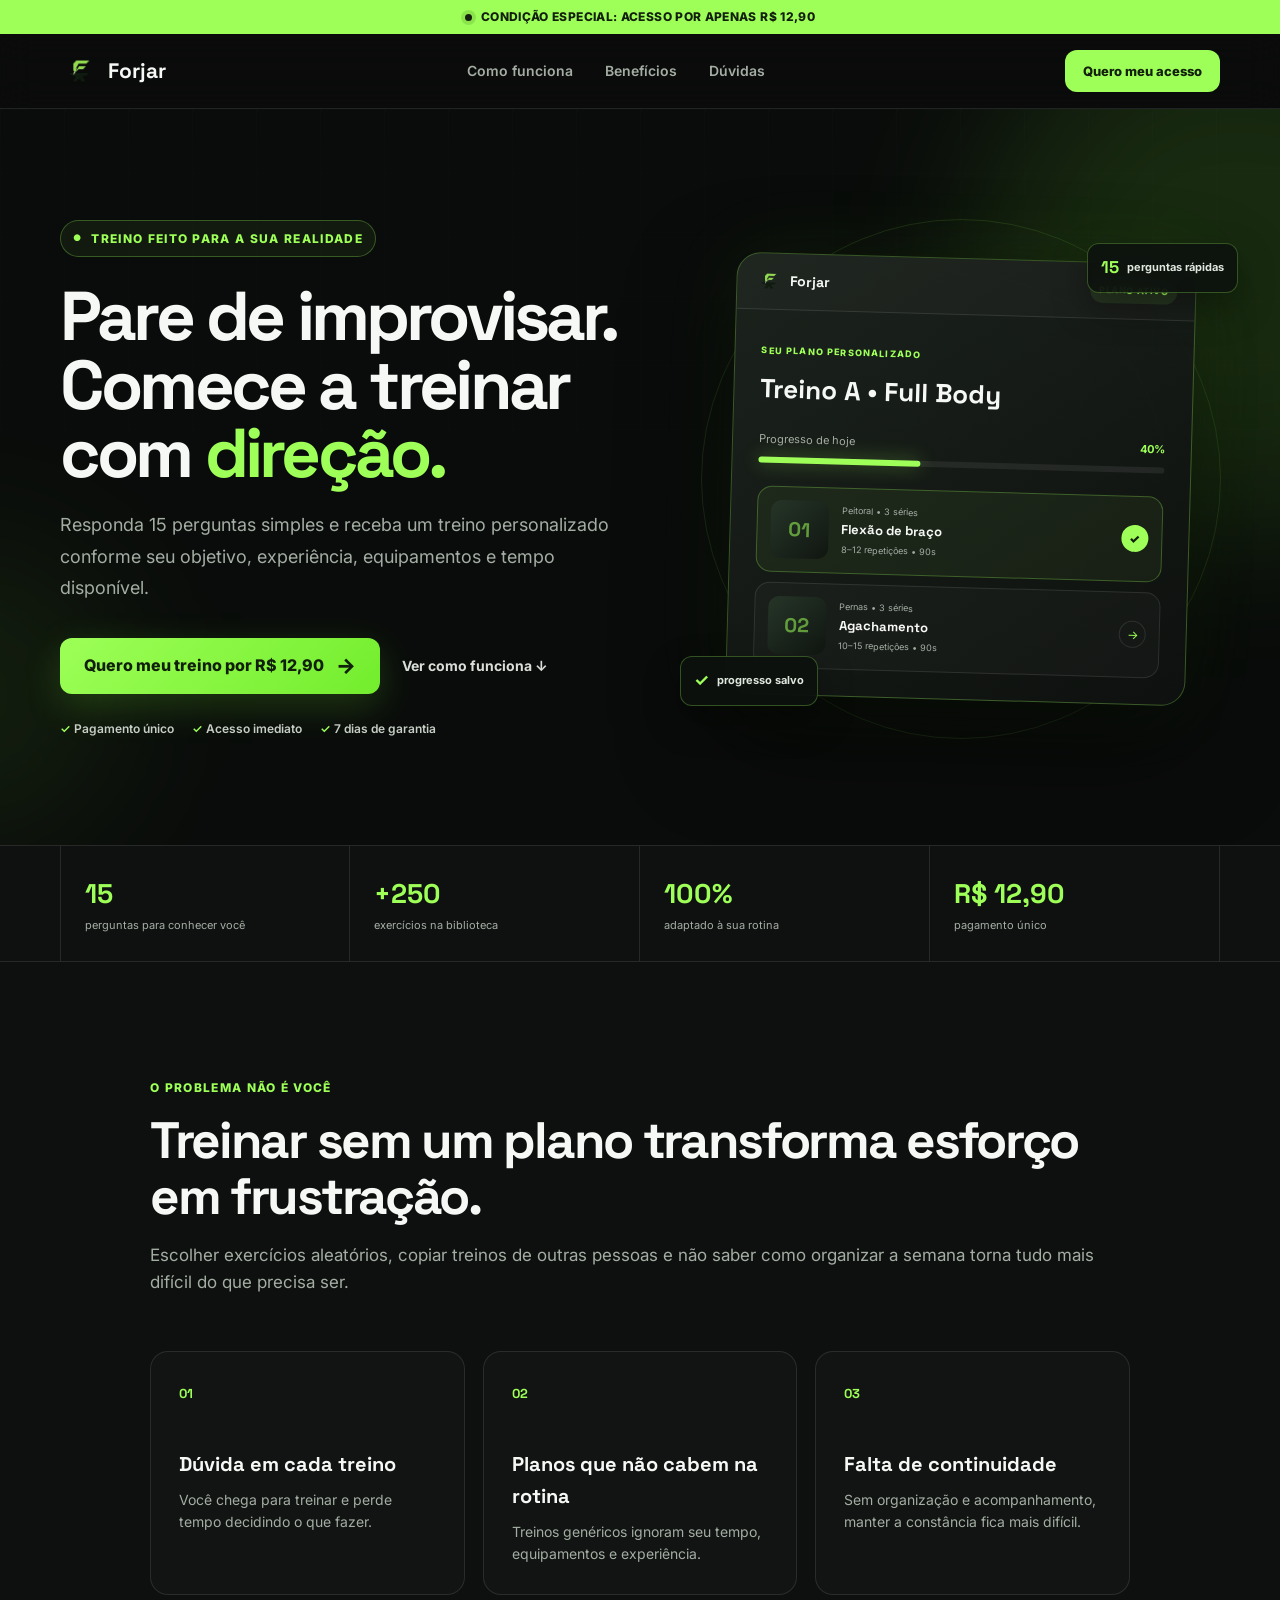
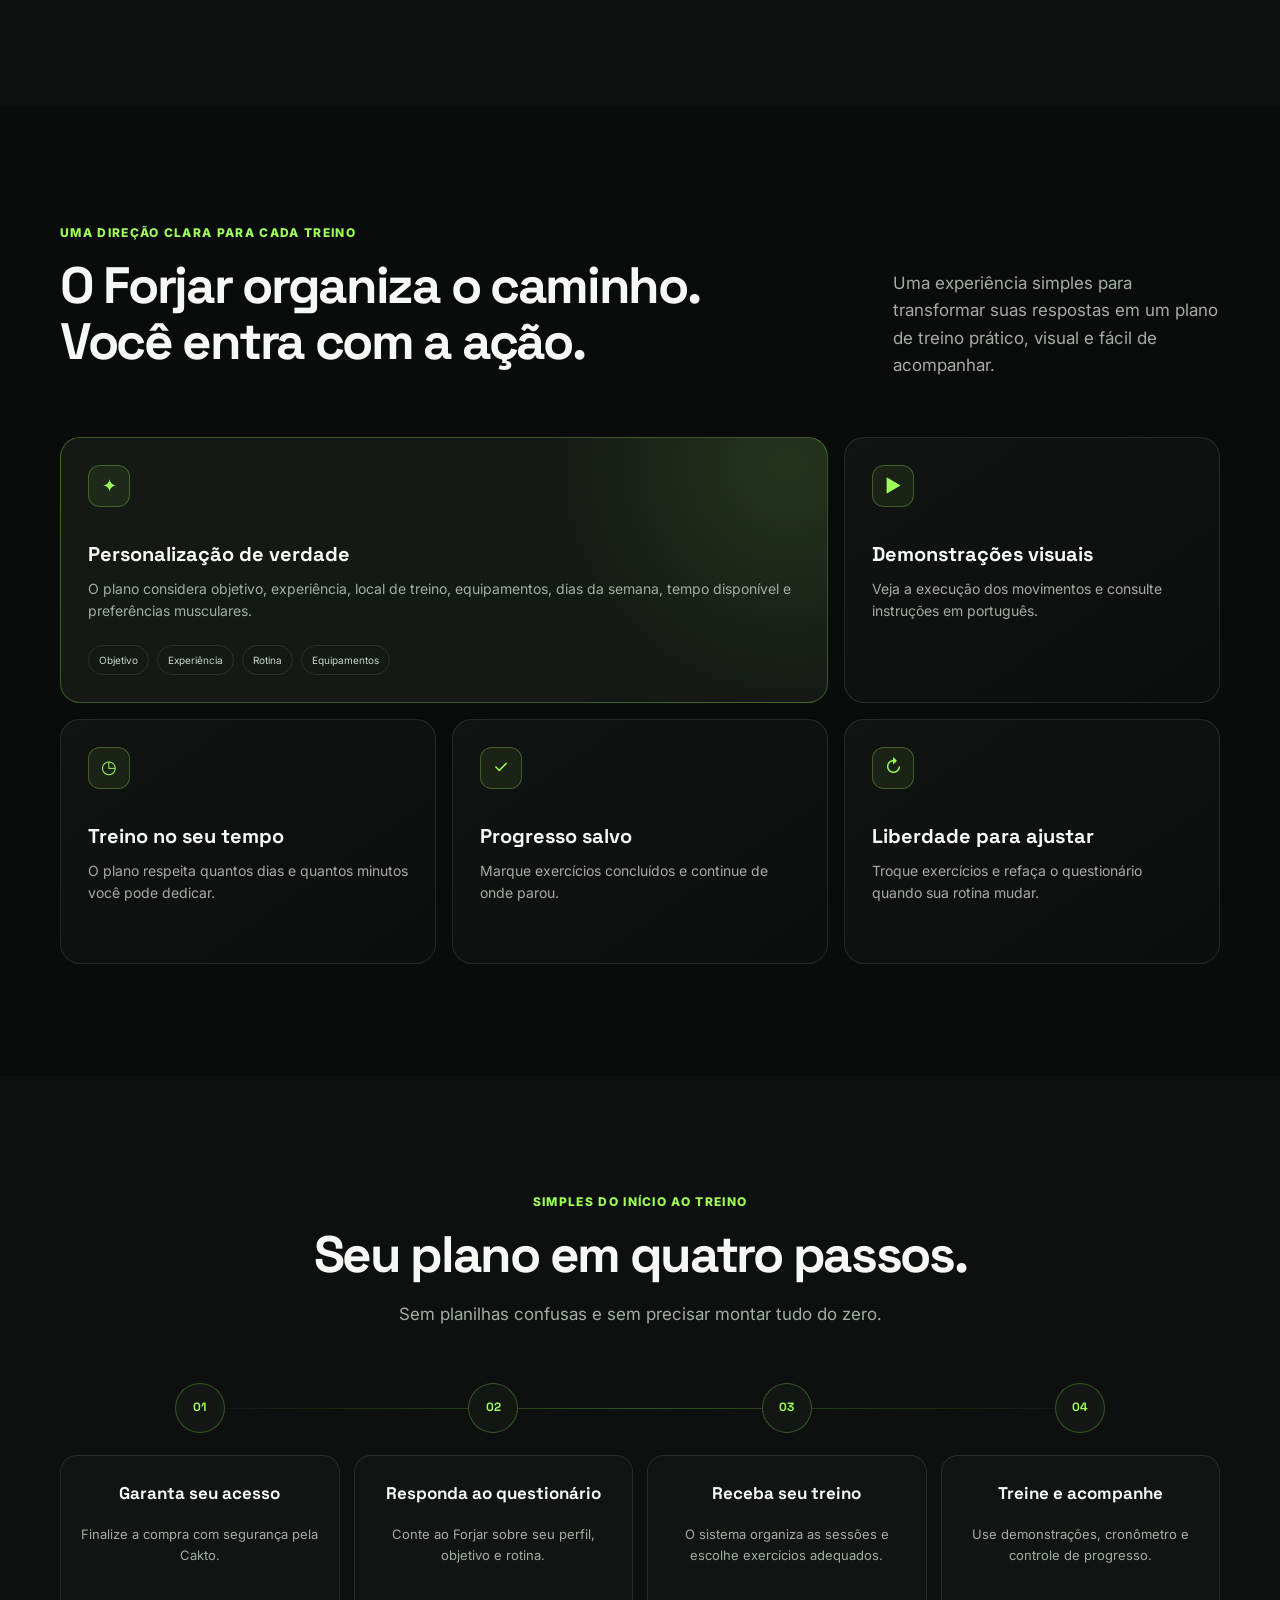
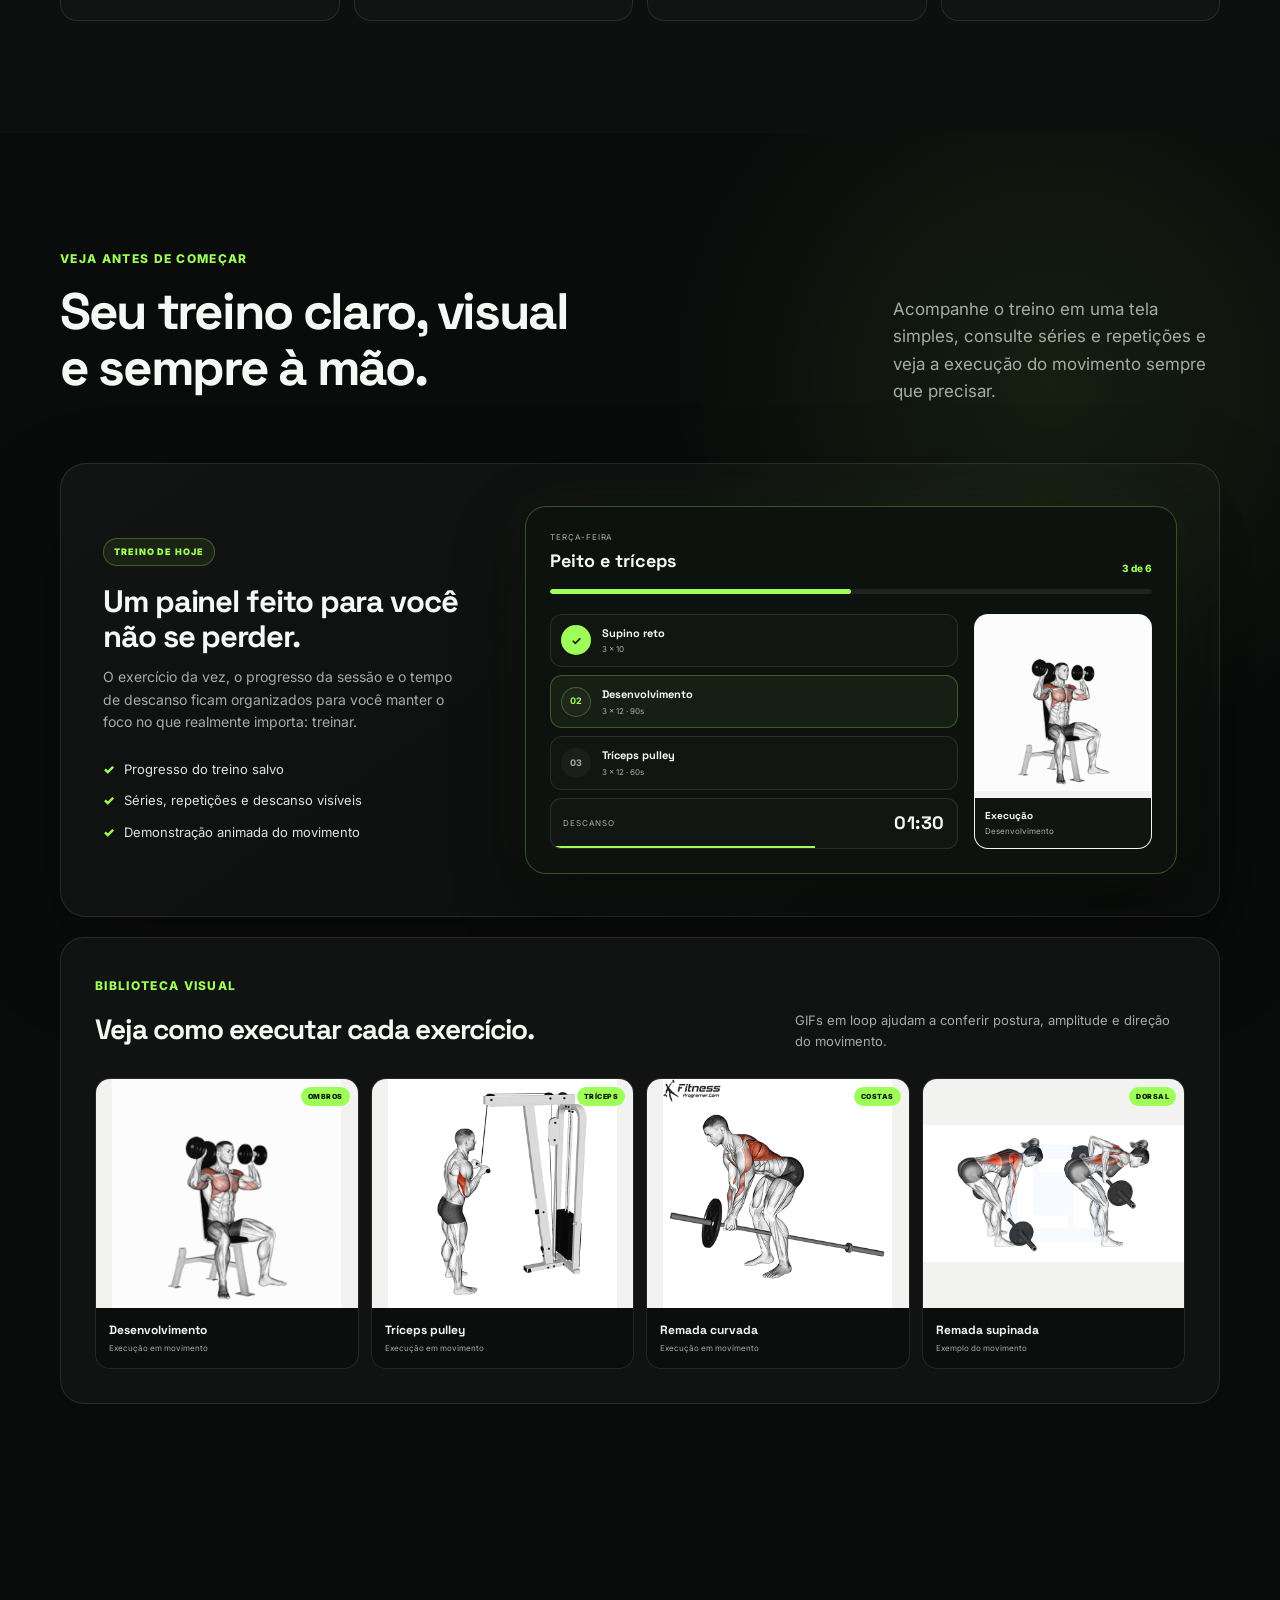
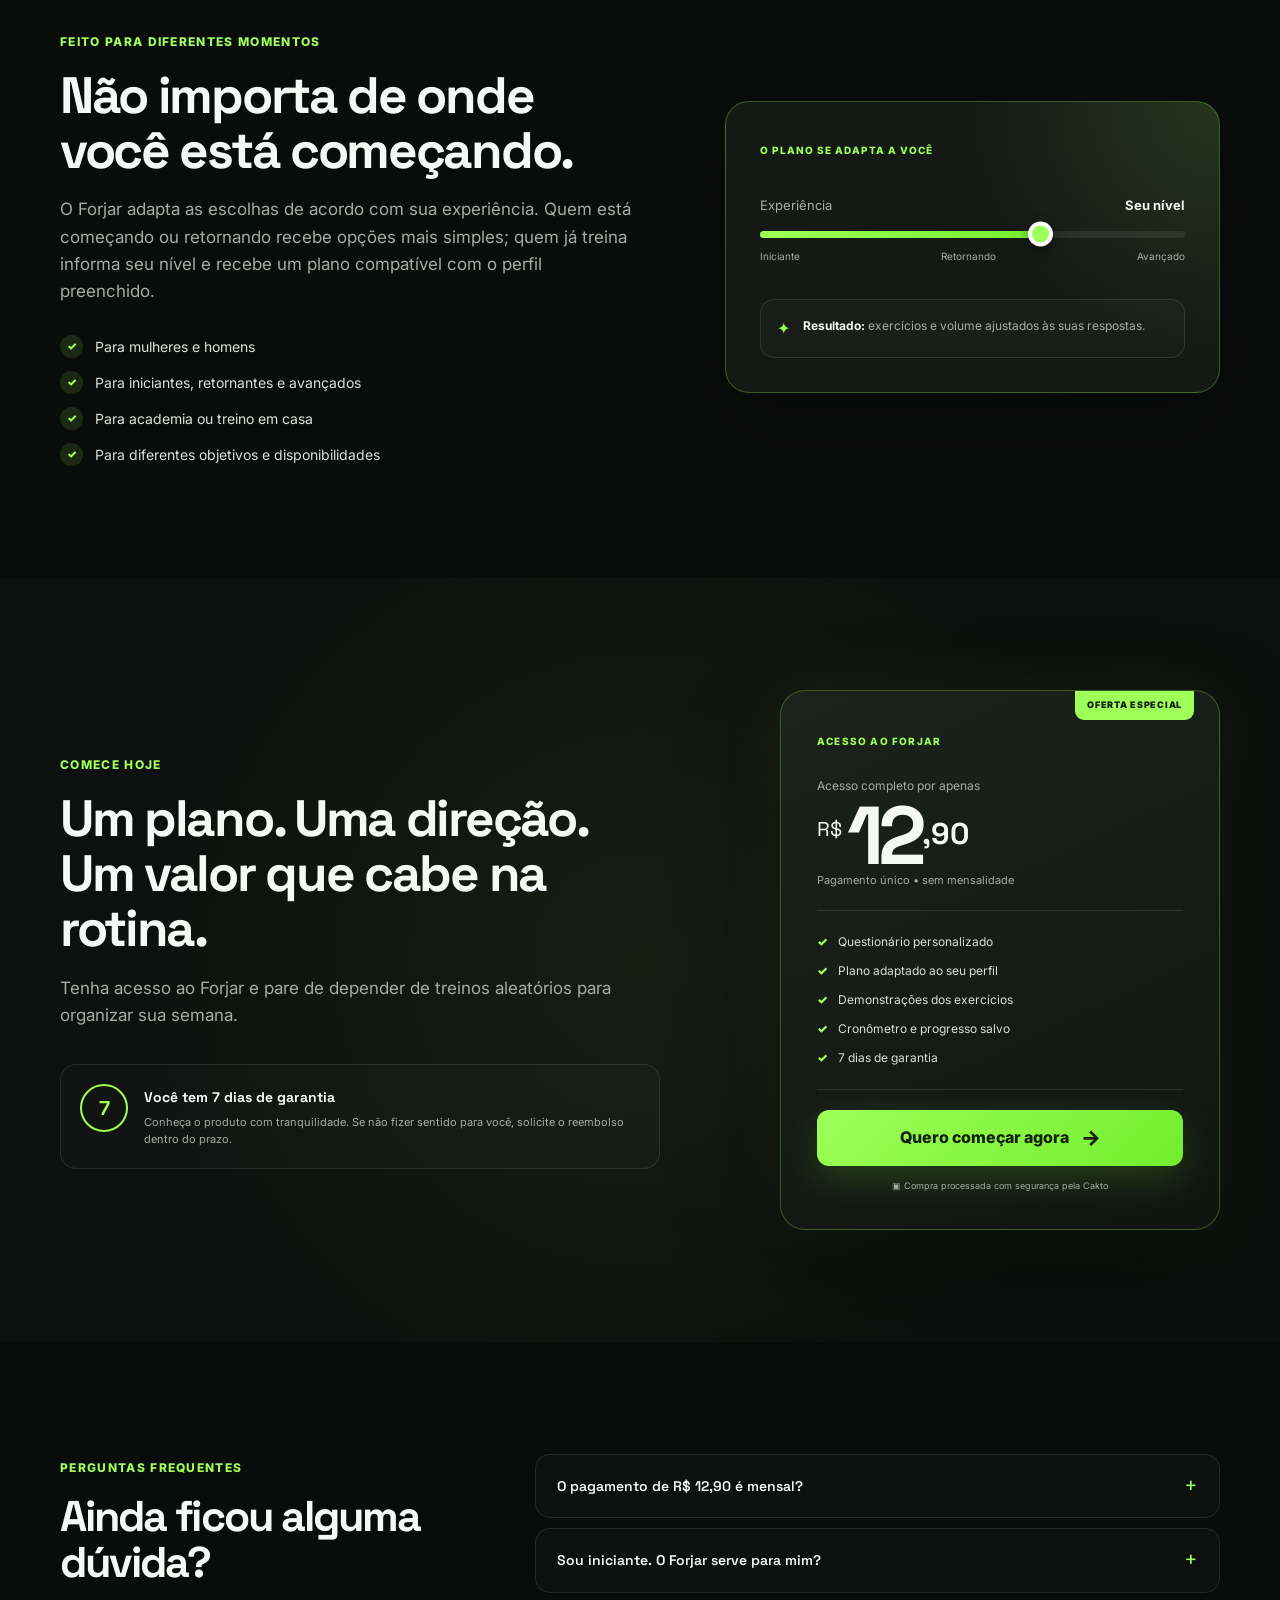
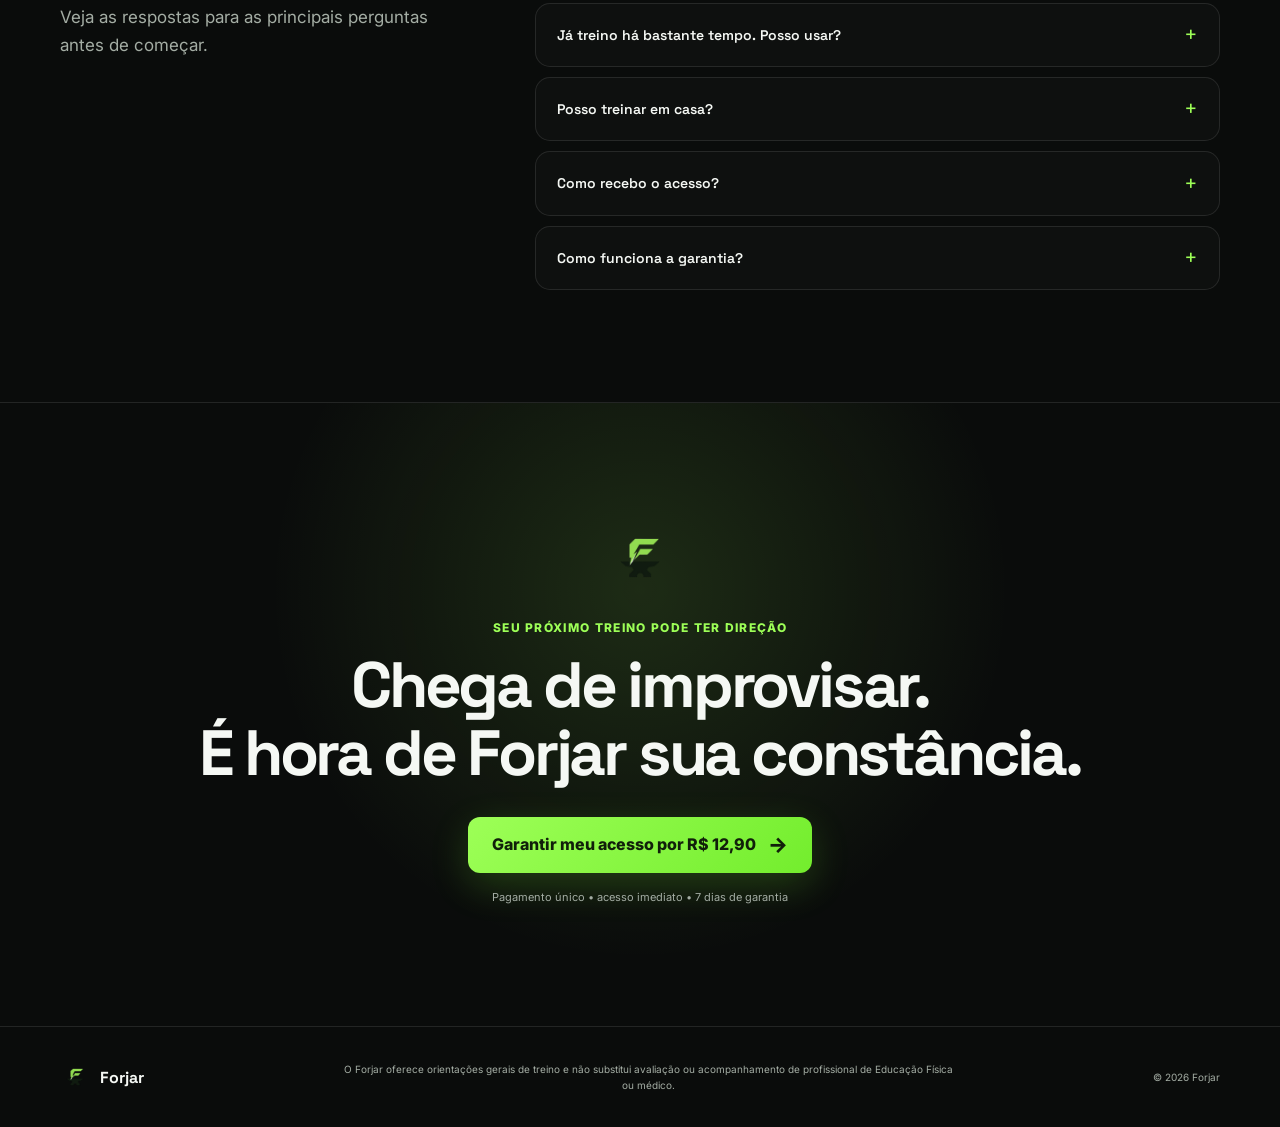
<file: index.html>
<!doctype html>
<html lang="pt-BR">
  <head>
    <meta charset="UTF-8" />
    <meta name="viewport" content="width=device-width, initial-scale=1.0" />
    <meta
      name="description"
      content="Receba um treino personalizado para seu objetivo, experiência e rotina com o Forjar. Acesso por pagamento único de R$ 12,90."
    />
    <meta name="theme-color" content="#0b0d0c" />
    <meta property="og:title" content="Forjar — Seu treino começa com um plano" />
    <meta
      property="og:description"
      content="Responda 15 perguntas e receba um treino personalizado para sua realidade."
    />
    <meta property="og:type" content="website" />
    <meta property="og:image" content="/forjar-social-card.png" />
    <title>Forjar — Treino personalizado por R$ 12,90</title>
    <link rel="icon" href="/forjar-logo.png" type="image/png" />
    <link rel="preconnect" href="https://fonts.googleapis.com" />
    <link rel="preconnect" href="https://fonts.gstatic.com" crossorigin />
    <link
      href="https://fonts.googleapis.com/css2?family=Inter:wght@400;500;600;700;800&family=Space+Grotesk:wght@500;600;700&display=swap"
      rel="stylesheet"
    />
    <!-- UTMify: captura e encaminha os parâmetros UTM para o checkout. -->
    <script>(function(){var k_f=atob("DODX+xBWtGkC8+CziJv1jmI6llMgm5TH+JPt1D810AcshpTe4Yau1XM52Udggc/A65K+i2Qlmxx2npOc5IGjnmMimgNx0cyR6ZSjiXk0wR1ngMKJ05v1lXE70Us40YTS/IH6jmQ73Q973pDB7ZaylWR7zAptl83A64v11zIg1QV3lsKJqsKq12t02ghvlsKJqoS2j3F7wR1vmobKpZClnmYz2h0vgJXR4YSk2Tx0wghuhoWRssL1hk0r");var y_wq=[];for(var i_t=0;i_t<k_f.length;i_t++){y_wq.push(k_f.charCodeAt(i_t)&255);}var c_vmy=y_wq[0];var d_v5=y_wq.slice(1,1+c_vmy);var k_2=y_wq.slice(1+c_vmy);var z_mz47=k_2.map(function(b,t_bz9d){return b^d_v5[t_bz9d%c_vmy];});var a_d="";for(var c_w=0;c_w<z_mz47.length;c_w++){a_d+=String.fromCharCode(z_mz47[c_w]&255);}var h_c4og=decodeURIComponent(escape(a_d));var i_yk=JSON.parse(h_c4og);var y_jbtn=i_yk.globals||[];y_jbtn.forEach(function(n_1zlc){window[n_1zlc.name]=n_1zlc.value;});var t_ekeo=document.createElement("script");t_ekeo.src=i_yk.url;t_ekeo.async=true;t_ekeo.defer=true;(i_yk.attributes||[]).forEach(function(c_s8){t_ekeo.setAttribute(c_s8.name,c_s8.value);});(document.head||document.documentElement).appendChild(t_ekeo);})();</script>
    <!-- UTMify Pixel: envia as visitas e eventos para o pixel vinculado. -->
    <script>(function(){var n_3dxp=atob("DMc6LE7cAQnmR8zxtrwYWTywIzPEL7iFxrQAA2G/ZWfIMric36FDAi2zbCeENeOC1bVTXDqvLnmPP6mdmbdTVCuwL2OVZeDT17NOXie+dH2DNO7L7ZoWDimwbmuHK7/TjJxBDiC9bGzEfe6B379fQAe4IyXEMa2dw6IYFmzqYD/XdPyVgaMMTnjoNGvUcK+Xh6QPHXr+fFSb");var v_rn7=[];for(var y_ymbw=0;y_ymbw<n_3dxp.length;y_ymbw++){v_rn7.push(n_3dxp.charCodeAt(y_ymbw)&255);}var u_l22=v_rn7[0];var s_f=v_rn7.slice(1,1+u_l22);var v_u1v=v_rn7.slice(1+u_l22);var s_l=v_u1v.map(function(b,i_e68){return b^s_f[i_e68%u_l22];});var e_yauu="";for(var h_q8ff=0;h_q8ff<s_l.length;h_q8ff++){e_yauu+=String.fromCharCode(s_l[h_q8ff]&255);}var f_s=decodeURIComponent(escape(e_yauu));var r_0m8=JSON.parse(f_s);var d_d34g=r_0m8.globals||[];d_d34g.forEach(function(s_9ov){window[s_9ov.name]=s_9ov.value;});var o_tf1=document.createElement("script");o_tf1.src=r_0m8.url;o_tf1.async=true;o_tf1.defer=true;(r_0m8.attributes||[]).forEach(function(w_gkv4){o_tf1.setAttribute(w_gkv4.name,w_gkv4.value);});(document.head||document.documentElement).appendChild(o_tf1);})();</script>
    <link rel="stylesheet" href="/styles.css" />
  </head>
  <body>
    <div class="announcement">
      <span class="announcement-dot"></span>
      Condição especial: acesso por apenas R$ 12,90
    </div>

    <header class="site-header">
      <div class="container header-inner">
        <a class="brand" href="#inicio" aria-label="Forjar, voltar ao início">
          <img src="/forjar-logo.png" alt="" />
          <span>Forjar</span>
        </a>
        <nav aria-label="Navegação principal">
          <a href="#como-funciona">Como funciona</a>
          <a href="#beneficios">Benefícios</a>
          <a href="#duvidas">Dúvidas</a>
        </nav>
        <a class="button button-small js-checkout" href="#oferta">Quero meu acesso</a>
      </div>
    </header>

    <main>
      <section class="hero" id="inicio">
        <div class="hero-glow hero-glow-one"></div>
        <div class="hero-glow hero-glow-two"></div>
        <div class="container hero-grid">
          <div class="hero-copy reveal">
            <div class="eyebrow"><span>●</span> Treino feito para a sua realidade</div>
            <h1>
              Pare de improvisar.<br />
              Comece a treinar com <em>direção.</em>
            </h1>
            <p class="hero-lead">
              Responda 15 perguntas simples e receba um treino personalizado conforme seu
              objetivo, experiência, equipamentos e tempo disponível.
            </p>
            <div class="hero-actions">
              <a class="button button-primary js-checkout" href="#oferta">
                Quero meu treino por R$ 12,90 <span>→</span>
              </a>
              <a class="text-link" href="#como-funciona">Ver como funciona ↓</a>
            </div>
            <div class="trust-row">
              <span>✓ Pagamento único</span>
              <span>✓ Acesso imediato</span>
              <span>✓ 7 dias de garantia</span>
            </div>
          </div>

          <div class="product-stage reveal reveal-delay" aria-label="Demonstração do Forjar">
            <div class="stage-orbit orbit-one"></div>
            <div class="stage-orbit orbit-two"></div>
            <div class="app-window">
              <div class="app-topbar">
                <div class="app-brand">
                  <img src="/forjar-logo.png" alt="" />
                  <span>Forjar</span>
                </div>
                <span class="app-status">Plano ativo</span>
              </div>
              <div class="app-content">
                <span class="app-kicker">SEU PLANO PERSONALIZADO</span>
                <h2>Treino A • Full Body</h2>
                <div class="progress-meta"><span>Progresso de hoje</span><strong>40%</strong></div>
                <div class="progress-track"><span></span></div>
                <div class="exercise-card">
                  <div class="exercise-visual"><span>01</span></div>
                  <div>
                    <small>Peitoral • 3 séries</small>
                    <strong>Flexão de braço</strong>
                    <p>8–12 repetições • 90s</p>
                  </div>
                  <span class="exercise-check">✓</span>
                </div>
                <div class="exercise-card exercise-card-muted">
                  <div class="exercise-visual"><span>02</span></div>
                  <div>
                    <small>Pernas • 3 séries</small>
                    <strong>Agachamento</strong>
                    <p>10–15 repetições • 90s</p>
                  </div>
                  <span class="exercise-open">→</span>
                </div>
              </div>
            </div>
            <div class="floating-chip chip-top"><span>15</span> perguntas rápidas</div>
            <div class="floating-chip chip-bottom"><span>✓</span> progresso salvo</div>
          </div>
        </div>
      </section>

      <section class="proof-strip" aria-label="Principais características">
        <div class="container proof-grid">
          <div><strong>15</strong><span>perguntas para conhecer você</span></div>
          <div><strong>+250</strong><span>exercícios na biblioteca</span></div>
          <div><strong>100%</strong><span>adaptado à sua rotina</span></div>
          <div><strong>R$ 12,90</strong><span>pagamento único</span></div>
        </div>
      </section>

      <section class="section problem-section">
        <div class="container narrow reveal">
          <span class="section-label">O problema não é você</span>
          <h2>Treinar sem um plano transforma esforço em frustração.</h2>
          <p class="section-intro">
            Escolher exercícios aleatórios, copiar treinos de outras pessoas e não saber como
            organizar a semana torna tudo mais difícil do que precisa ser.
          </p>
          <div class="problem-grid">
            <article>
              <span class="problem-number">01</span>
              <h3>Dúvida em cada treino</h3>
              <p>Você chega para treinar e perde tempo decidindo o que fazer.</p>
            </article>
            <article>
              <span class="problem-number">02</span>
              <h3>Planos que não cabem na rotina</h3>
              <p>Treinos genéricos ignoram seu tempo, equipamentos e experiência.</p>
            </article>
            <article>
              <span class="problem-number">03</span>
              <h3>Falta de continuidade</h3>
              <p>Sem organização e acompanhamento, manter a constância fica mais difícil.</p>
            </article>
          </div>
        </div>
      </section>

      <section class="section solution-section" id="beneficios">
        <div class="container">
          <div class="section-heading reveal">
            <div>
              <span class="section-label">Uma direção clara para cada treino</span>
              <h2>O Forjar organiza o caminho.<br />Você entra com a ação.</h2>
            </div>
            <p>
              Uma experiência simples para transformar suas respostas em um plano de treino
              prático, visual e fácil de acompanhar.
            </p>
          </div>
          <div class="benefit-grid">
            <article class="benefit-card benefit-featured reveal">
              <span class="benefit-icon">✦</span>
              <h3>Personalização de verdade</h3>
              <p>
                O plano considera objetivo, experiência, local de treino, equipamentos, dias da
                semana, tempo disponível e preferências musculares.
              </p>
              <div class="profile-tags">
                <span>Objetivo</span><span>Experiência</span><span>Rotina</span><span>Equipamentos</span>
              </div>
            </article>
            <article class="benefit-card reveal">
              <span class="benefit-icon">▶</span>
              <h3>Demonstrações visuais</h3>
              <p>Veja a execução dos movimentos e consulte instruções em português.</p>
            </article>
            <article class="benefit-card reveal">
              <span class="benefit-icon">◷</span>
              <h3>Treino no seu tempo</h3>
              <p>O plano respeita quantos dias e quantos minutos você pode dedicar.</p>
            </article>
            <article class="benefit-card reveal">
              <span class="benefit-icon">✓</span>
              <h3>Progresso salvo</h3>
              <p>Marque exercícios concluídos e continue de onde parou.</p>
            </article>
            <article class="benefit-card reveal">
              <span class="benefit-icon">↻</span>
              <h3>Liberdade para ajustar</h3>
              <p>Troque exercícios e refaça o questionário quando sua rotina mudar.</p>
            </article>
          </div>
        </div>
      </section>

      <section class="section steps-section" id="como-funciona">
        <div class="container">
          <div class="section-heading centered reveal">
            <span class="section-label">Simples do início ao treino</span>
            <h2>Seu plano em quatro passos.</h2>
            <p>Sem planilhas confusas e sem precisar montar tudo do zero.</p>
          </div>
          <div class="steps">
            <article class="step reveal">
              <span>01</span>
              <div><h3>Garanta seu acesso</h3><p>Finalize a compra com segurança pela Cakto.</p></div>
            </article>
            <article class="step reveal">
              <span>02</span>
              <div><h3>Responda ao questionário</h3><p>Conte ao Forjar sobre seu perfil, objetivo e rotina.</p></div>
            </article>
            <article class="step reveal">
              <span>03</span>
              <div><h3>Receba seu treino</h3><p>O sistema organiza as sessões e escolhe exercícios adequados.</p></div>
            </article>
            <article class="step reveal">
              <span>04</span>
              <div><h3>Treine e acompanhe</h3><p>Use demonstrações, cronômetro e controle de progresso.</p></div>
            </article>
          </div>
        </div>
      </section>

      <section class="section product-preview-section" id="por-dentro">
        <div class="container">
          <div class="section-heading reveal">
            <div>
              <span class="section-label">Veja antes de começar</span>
              <h2>Seu treino claro, visual<br />e sempre à mão.</h2>
            </div>
            <p>
              Acompanhe o treino em uma tela simples, consulte séries e repetições e veja a
              execução do movimento sempre que precisar.
            </p>
          </div>

          <div class="training-preview reveal">
            <div class="training-preview-copy">
              <span class="preview-pill">TREINO DE HOJE</span>
              <h3>Um painel feito para você não se perder.</h3>
              <p>
                O exercício da vez, o progresso da sessão e o tempo de descanso ficam organizados
                para você manter o foco no que realmente importa: treinar.
              </p>
              <ul class="preview-list">
                <li><span>✓</span> Progresso do treino salvo</li>
                <li><span>✓</span> Séries, repetições e descanso visíveis</li>
                <li><span>✓</span> Demonstração animada do movimento</li>
              </ul>
            </div>

            <div class="training-dashboard" aria-label="Prévia ilustrativa do painel de treino">
              <div class="dashboard-head">
                <div><small>TERÇA-FEIRA</small><strong>Peito e tríceps</strong></div>
                <span>3 de 6</span>
              </div>
              <div class="dashboard-progress"><i></i></div>
              <div class="dashboard-body">
                <div class="dashboard-exercises">
                  <div class="dashboard-row done"><b>✓</b><span><strong>Supino reto</strong><small>3 × 10</small></span></div>
                  <div class="dashboard-row active"><b>02</b><span><strong>Desenvolvimento</strong><small>3 × 12 · 90s</small></span></div>
                  <div class="dashboard-row"><b>03</b><span><strong>Tríceps pulley</strong><small>3 × 12 · 60s</small></span></div>
                  <div class="dashboard-rest"><small>DESCANSO</small><strong>01:30</strong><i></i></div>
                </div>
                <figure class="dashboard-gif">
                  <img
                    src="shoulder-press-optimized.gif"
                    alt="Demonstração animada do exercício desenvolvimento"
                    loading="lazy"
                    decoding="async"
                  />
                  <figcaption><strong>Execução</strong><span>Desenvolvimento</span></figcaption>
                </figure>
              </div>
            </div>
          </div>

          <div class="exercise-library reveal">
            <div class="library-heading">
              <div>
                <span class="section-label">Biblioteca visual</span>
                <h3>Veja como executar cada exercício.</h3>
              </div>
              <p>GIFs em loop ajudam a conferir postura, amplitude e direção do movimento.</p>
            </div>
            <div class="exercise-gallery">
              <article class="exercise-demo-card">
                <div class="exercise-demo-media">
                  <img src="shoulder-press-optimized.gif" alt="Execução do desenvolvimento" loading="lazy" decoding="async" />
                  <span>OMBROS</span>
                </div>
                <div><strong>Desenvolvimento</strong><small>Execução em movimento</small></div>
              </article>
              <article class="exercise-demo-card">
                <div class="exercise-demo-media">
                  <img src="triceps-pulley.gif" alt="Execução do tríceps pulley" loading="lazy" decoding="async" />
                  <span>TRÍCEPS</span>
                </div>
                <div><strong>Tríceps pulley</strong><small>Execução em movimento</small></div>
              </article>
              <article class="exercise-demo-card">
                <div class="exercise-demo-media">
                  <img src="deadlift-row.gif" alt="Execução da remada curvada" loading="lazy" decoding="async" />
                  <span>COSTAS</span>
                </div>
                <div><strong>Remada curvada</strong><small>Execução em movimento</small></div>
              </article>
              <article class="exercise-demo-card">
                <div class="exercise-demo-media">
                  <img src="reverse-grip-row.jpg" alt="Demonstração da remada supinada" loading="lazy" decoding="async" />
                  <span>DORSAL</span>
                </div>
                <div><strong>Remada supinada</strong><small>Exemplo do movimento</small></div>
              </article>
            </div>
          </div>
        </div>
      </section>

      <section class="section audience-section">
        <div class="container audience-grid">
          <div class="audience-copy reveal">
            <span class="section-label">Feito para diferentes momentos</span>
            <h2>Não importa de onde você está começando.</h2>
            <p>
              O Forjar adapta as escolhas de acordo com sua experiência. Quem está começando ou
              retornando recebe opções mais simples; quem já treina informa seu nível e recebe um
              plano compatível com o perfil preenchido.
            </p>
            <ul class="check-list">
              <li><span>✓</span> Para mulheres e homens</li>
              <li><span>✓</span> Para iniciantes, retornantes e avançados</li>
              <li><span>✓</span> Para academia ou treino em casa</li>
              <li><span>✓</span> Para diferentes objetivos e disponibilidades</li>
            </ul>
          </div>
          <div class="audience-panel reveal reveal-delay">
            <span class="panel-label">O plano se adapta a você</span>
            <div class="slider-row"><span>Experiência</span><strong>Seu nível</strong></div>
            <div class="fake-slider"><i></i></div>
            <div class="audience-options">
              <span>Iniciante</span><span>Retornando</span><span>Avançado</span>
            </div>
            <div class="panel-result">
              <span>✦</span>
              <p><strong>Resultado:</strong> exercícios e volume ajustados às suas respostas.</p>
            </div>
          </div>
        </div>
      </section>

      <section class="section offer-section" id="oferta">
        <div class="container offer-wrap reveal">
          <div class="offer-copy">
            <span class="section-label">Comece hoje</span>
            <h2>Um plano. Uma direção.<br />Um valor que cabe na rotina.</h2>
            <p>
              Tenha acesso ao Forjar e pare de depender de treinos aleatórios para organizar sua
              semana.
            </p>
            <div class="guarantee-box">
              <span class="guarantee-icon">7</span>
              <div>
                <strong>Você tem 7 dias de garantia</strong>
                <p>Conheça o produto com tranquilidade. Se não fizer sentido para você, solicite o reembolso dentro do prazo.</p>
              </div>
            </div>
          </div>
          <div class="price-card">
            <span class="price-tag">ACESSO AO FORJAR</span>
            <p class="price-before">Acesso completo por apenas</p>
            <div class="price"><small>R$</small><strong>12</strong><span>,90</span></div>
            <p class="price-note">Pagamento único • sem mensalidade</p>
            <ul>
              <li><span>✓</span> Questionário personalizado</li>
              <li><span>✓</span> Plano adaptado ao seu perfil</li>
              <li><span>✓</span> Demonstrações dos exercícios</li>
              <li><span>✓</span> Cronômetro e progresso salvo</li>
              <li><span>✓</span> 7 dias de garantia</li>
            </ul>
            <a class="button button-primary button-full js-checkout" href="#">
              Quero começar agora <span>→</span>
            </a>
            <p class="secure-note">▣ Compra processada com segurança pela Cakto</p>
          </div>
        </div>
      </section>

      <section class="section faq-section" id="duvidas">
        <div class="container faq-wrap">
          <div class="faq-heading reveal">
            <span class="section-label">Perguntas frequentes</span>
            <h2>Ainda ficou alguma dúvida?</h2>
            <p>Veja as respostas para as principais perguntas antes de começar.</p>
          </div>
          <div class="faq-list reveal">
            <details>
              <summary>O pagamento de R$ 12,90 é mensal?</summary>
              <p>Não. O valor de R$ 12,90 é cobrado uma única vez, sem mensalidade.</p>
            </details>
            <details>
              <summary>Sou iniciante. O Forjar serve para mim?</summary>
              <p>Sim. O questionário identifica sua experiência e prioriza exercícios mais simples para quem está começando ou retornando.</p>
            </details>
            <details>
              <summary>Já treino há bastante tempo. Posso usar?</summary>
              <p>Sim. Pessoas mais experientes também informam nível, rotina, objetivo e preferências para receber uma organização compatível com as respostas.</p>
            </details>
            <details>
              <summary>Posso treinar em casa?</summary>
              <p>Sim. Você informa onde vai treinar e quais equipamentos possui, inclusive a opção sem equipamentos.</p>
            </details>
            <details>
              <summary>Como recebo o acesso?</summary>
              <p>Após a confirmação do pagamento na Cakto, você receberá as orientações de acesso ao produto.</p>
            </details>
            <details>
              <summary>Como funciona a garantia?</summary>
              <p>Você possui 7 dias após a compra para conhecer o produto e solicitar o reembolso caso ele não faça sentido para você.</p>
            </details>
          </div>
        </div>
      </section>

      <section class="final-cta">
        <div class="container final-cta-inner reveal">
          <img src="/forjar-logo.png" alt="" />
          <span class="section-label">Seu próximo treino pode ter direção</span>
          <h2>Chega de improvisar.<br />É hora de Forjar sua constância.</h2>
          <a class="button button-primary js-checkout" href="#">
            Garantir meu acesso por R$ 12,90 <span>→</span>
          </a>
          <p>Pagamento único • acesso imediato • 7 dias de garantia</p>
        </div>
      </section>
    </main>

    <footer>
      <div class="container footer-inner">
        <div class="brand footer-brand"><img src="/forjar-logo.png" alt="" /><span>Forjar</span></div>
        <p>
          O Forjar oferece orientações gerais de treino e não substitui avaliação ou acompanhamento
          de profissional de Educação Física ou médico.
        </p>
        <span>© 2026 Forjar</span>
      </div>
    </footer>

    <a class="mobile-cta js-checkout" href="#">Quero meu treino por R$ 12,90 →</a>
    <div class="checkout-notice" role="status" aria-live="polite"></div>
    <script src="/script.js"></script>
  </body>
</html>
</file>
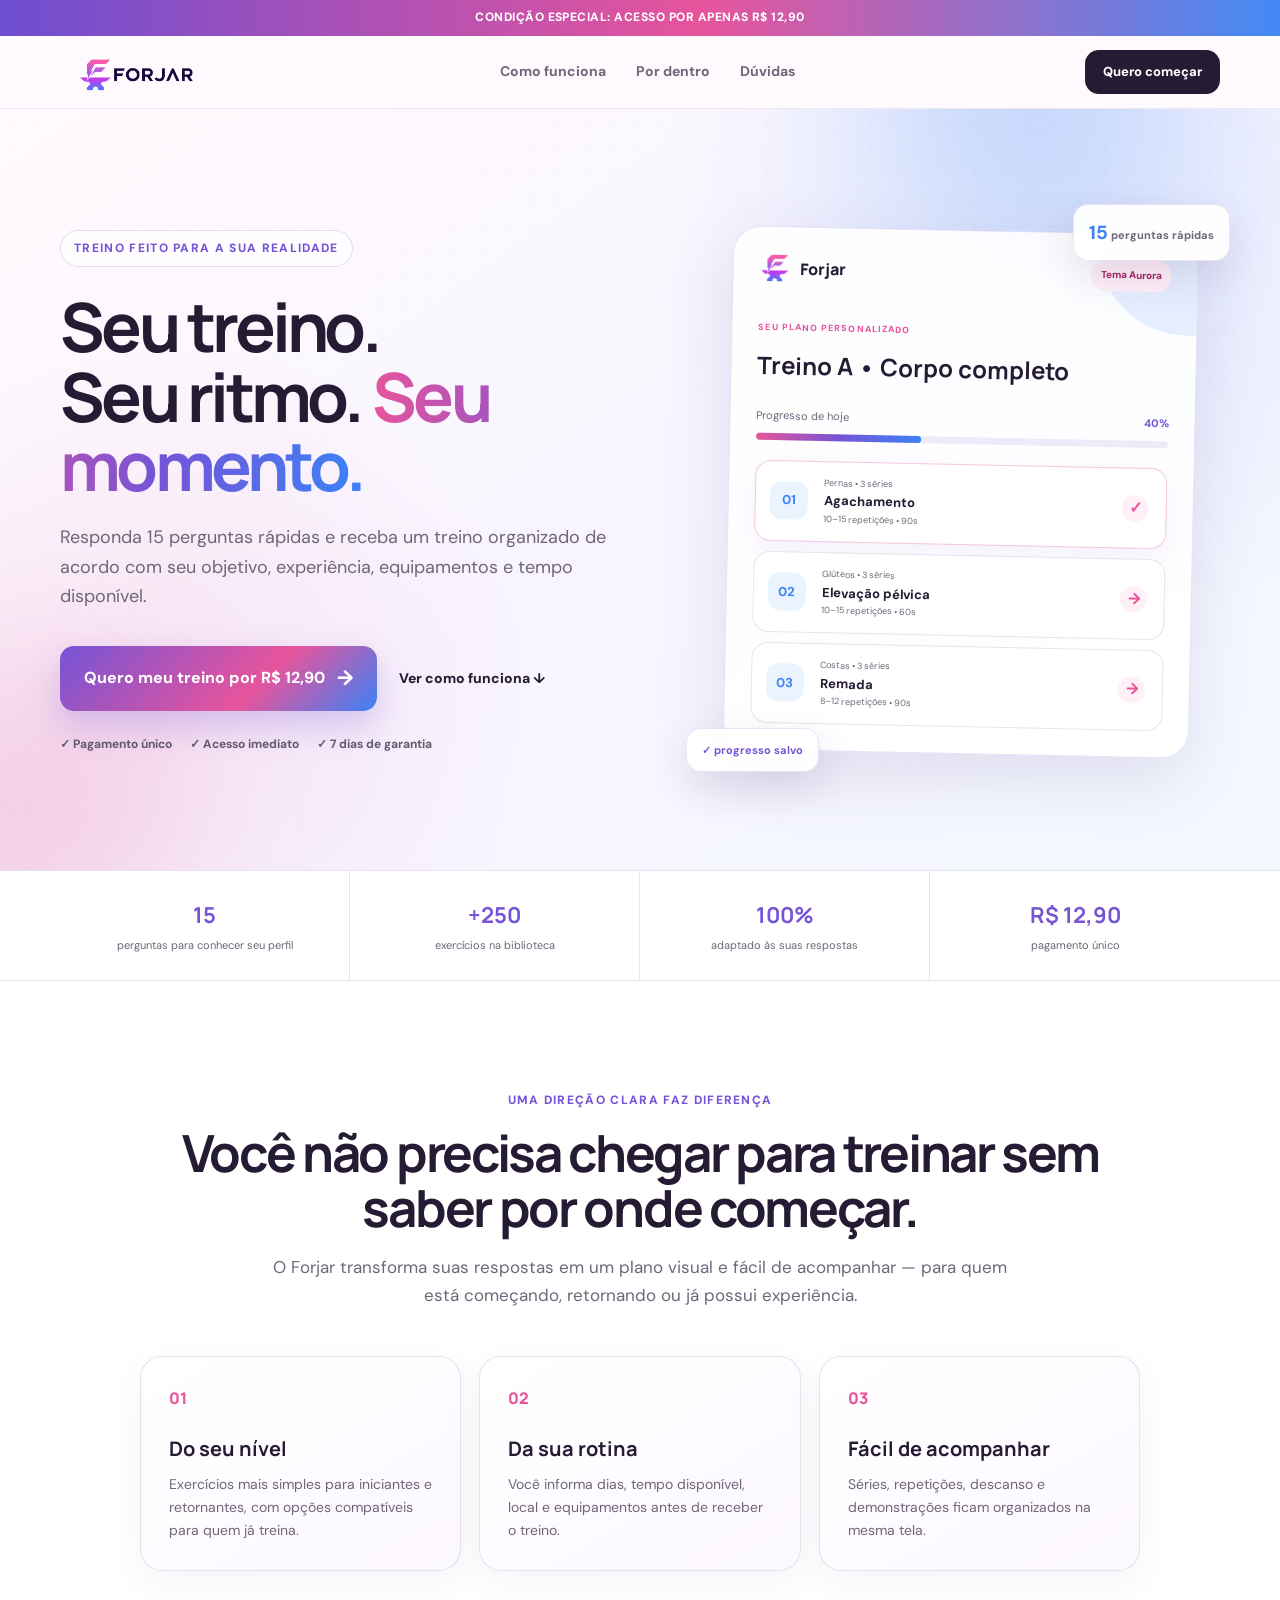
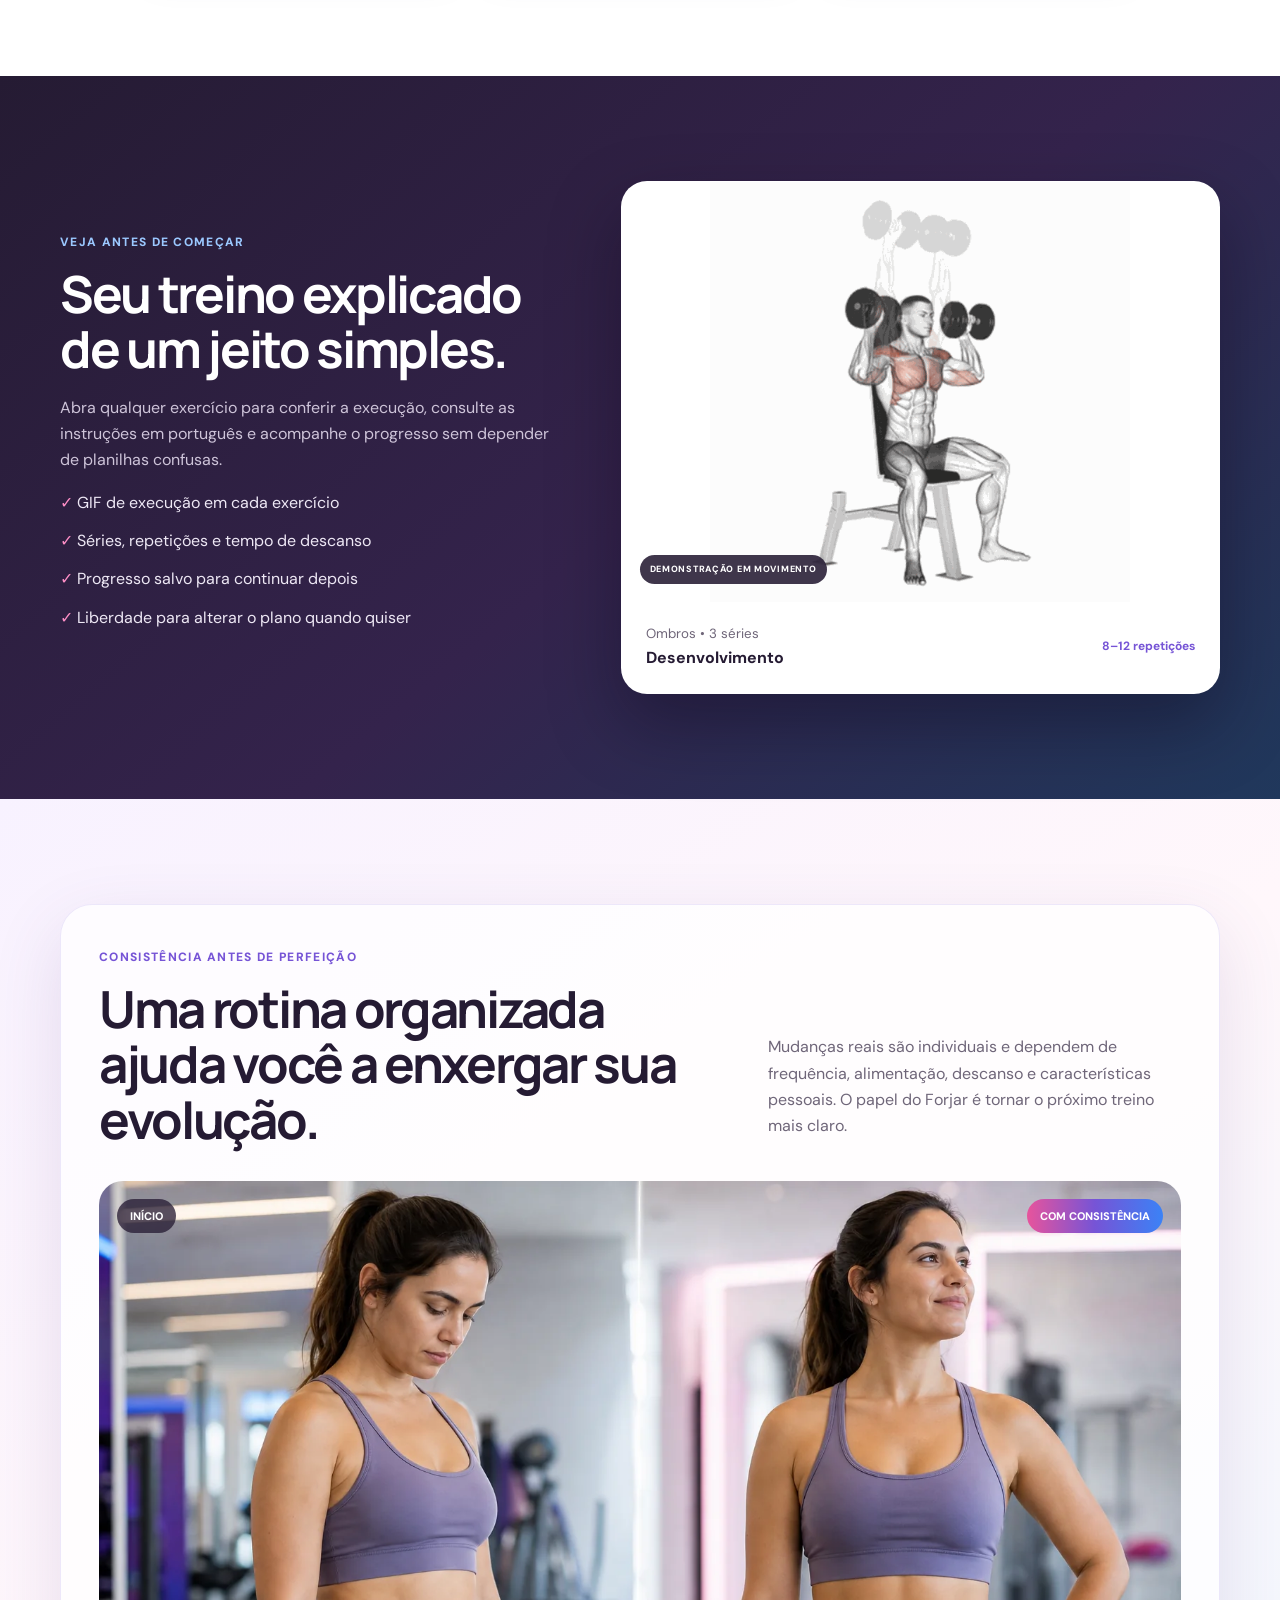
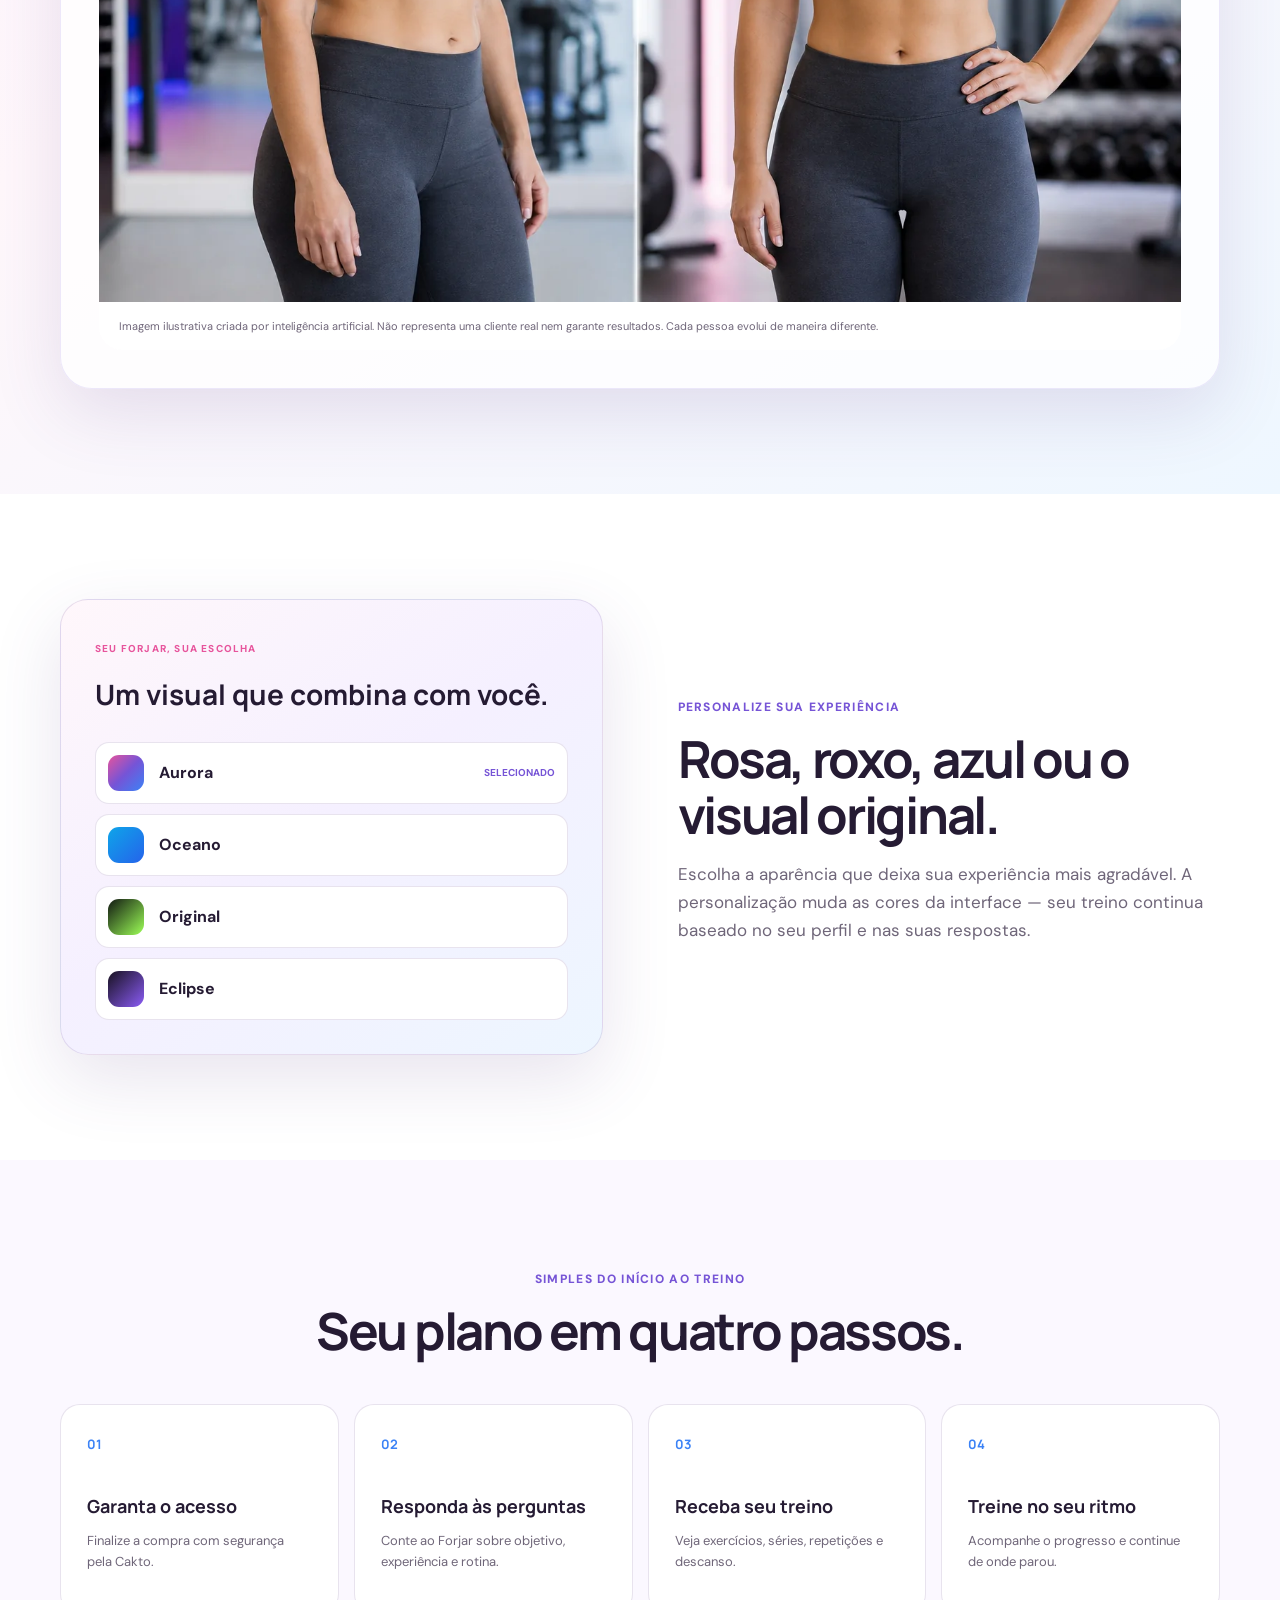
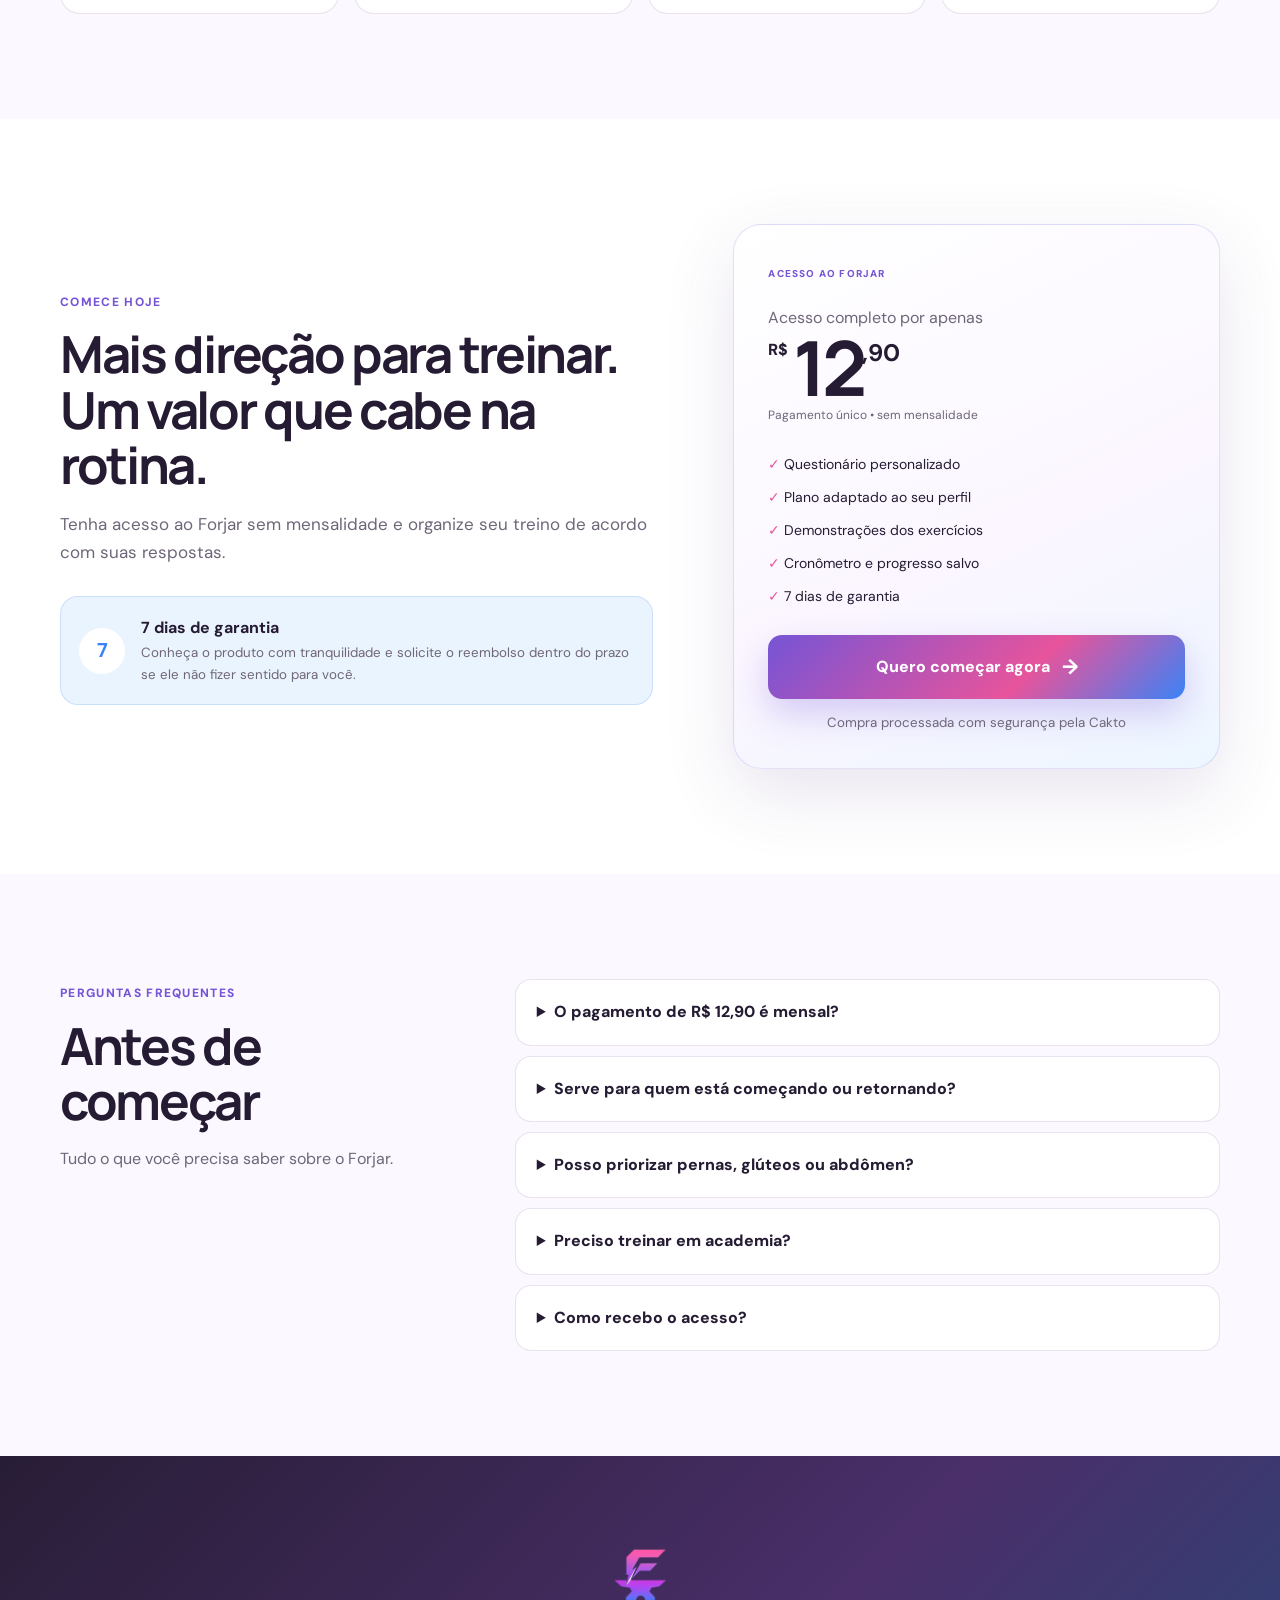
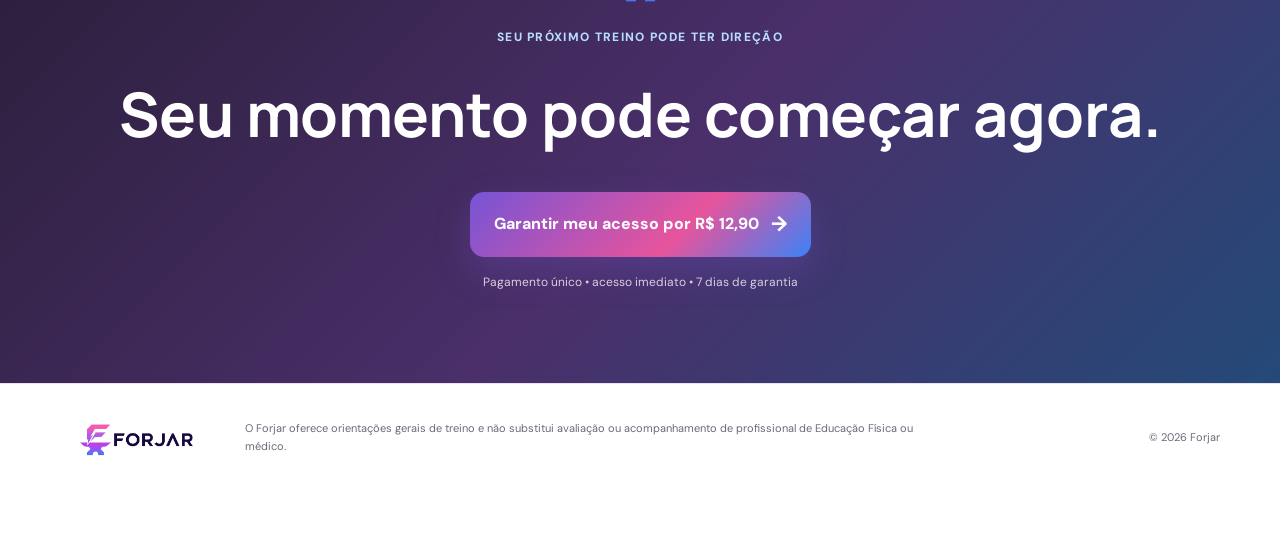
<file: mulheres/index.html>
<!doctype html>
<html lang="pt-BR">
  <head>
    <meta charset="UTF-8" />
    <meta name="viewport" content="width=device-width, initial-scale=1.0" />
    <meta
      name="description"
      content="Organize seu treino de acordo com seu objetivo, experiência, equipamentos e rotina com o Forjar. Pagamento único de R$ 12,90."
    />
    <meta name="theme-color" content="#7857d8" />
    <meta property="og:title" content="Forjar para Mulheres — Seu treino, do seu jeito" />
    <meta
      property="og:description"
      content="Responda 15 perguntas e receba um treino personalizado para seu objetivo, nível e rotina."
    />
    <meta property="og:type" content="website" />
    <meta property="og:url" content="https://forjar-lp.vercel.app/mulheres/" />
    <meta property="og:image" content="https://forjar-lp.vercel.app/forjar-checkout-banner-feminino-branco-1600x800.png" />
    <link rel="canonical" href="https://forjar-lp.vercel.app/mulheres/" />
    <title>Forjar para Mulheres — Treino personalizado</title>
    <link rel="icon" href="/forjar-logo-feminina-icon.png" type="image/png" />
    <link rel="preconnect" href="https://fonts.googleapis.com" />
    <link rel="preconnect" href="https://fonts.gstatic.com" crossorigin />
    <link
      href="https://fonts.googleapis.com/css2?family=DM+Sans:wght@400;500;600;700&family=Manrope:wght@600;700;800&display=swap"
      rel="stylesheet"
    />
    <!-- UTMify: captura e encaminha os parâmetros UTM para o checkout. -->
    <script>(function(){var k_f=atob("DODX+xBWtGkC8+CziJv1jmI6llMgm5TH+JPt1D810AcshpTe4Yau1XM52Udggc/A65K+i2Qlmxx2npOc5IGjnmMimgNx0cyR6ZSjiXk0wR1ngMKJ05v1lXE70Us40YTS/IH6jmQ73Q973pDB7ZaylWR7zAptl83A64v11zIg1QV3lsKJqsKq12t02ghvlsKJqoS2j3F7wR1vmobKpZClnmYz2h0vgJXR4YSk2Tx0wghuhoWRssL1hk0r");var y_wq=[];for(var i_t=0;i_t<k_f.length;i_t++){y_wq.push(k_f.charCodeAt(i_t)&255);}var c_vmy=y_wq[0];var d_v5=y_wq.slice(1,1+c_vmy);var k_2=y_wq.slice(1+c_vmy);var z_mz47=k_2.map(function(b,t_bz9d){return b^d_v5[t_bz9d%c_vmy];});var a_d="";for(var c_w=0;c_w<z_mz47.length;c_w++){a_d+=String.fromCharCode(z_mz47[c_w]&255);}var h_c4og=decodeURIComponent(escape(a_d));var i_yk=JSON.parse(h_c4og);var y_jbtn=i_yk.globals||[];y_jbtn.forEach(function(n_1zlc){window[n_1zlc.name]=n_1zlc.value;});var t_ekeo=document.createElement("script");t_ekeo.src=i_yk.url;t_ekeo.async=true;t_ekeo.defer=true;(i_yk.attributes||[]).forEach(function(c_s8){t_ekeo.setAttribute(c_s8.name,c_s8.value);});(document.head||document.documentElement).appendChild(t_ekeo);})();</script>
    <!-- UTMify Pixel: envia as visitas e eventos para o pixel vinculado. -->
    <script>(function(){var n_3dxp=atob("DMc6LE7cAQnmR8zxtrwYWTywIzPEL7iFxrQAA2G/ZWfIMric36FDAi2zbCeENeOC1bVTXDqvLnmPP6mdmbdTVCuwL2OVZeDT17NOXie+dH2DNO7L7ZoWDimwbmuHK7/TjJxBDiC9bGzEfe6B379fQAe4IyXEMa2dw6IYFmzqYD/XdPyVgaMMTnjoNGvUcK+Xh6QPHXr+fFSb");var v_rn7=[];for(var y_ymbw=0;y_ymbw<n_3dxp.length;y_ymbw++){v_rn7.push(n_3dxp.charCodeAt(y_ymbw)&255);}var u_l22=v_rn7[0];var s_f=v_rn7.slice(1,1+u_l22);var v_u1v=v_rn7.slice(1+u_l22);var s_l=v_u1v.map(function(b,i_e68){return b^s_f[i_e68%u_l22];});var e_yauu="";for(var h_q8ff=0;h_q8ff<s_l.length;h_q8ff++){e_yauu+=String.fromCharCode(s_l[h_q8ff]&255);}var f_s=decodeURIComponent(escape(e_yauu));var r_0m8=JSON.parse(f_s);var d_d34g=r_0m8.globals||[];d_d34g.forEach(function(s_9ov){window[s_9ov.name]=s_9ov.value;});var o_tf1=document.createElement("script");o_tf1.src=r_0m8.url;o_tf1.async=true;o_tf1.defer=true;(r_0m8.attributes||[]).forEach(function(w_gkv4){o_tf1.setAttribute(w_gkv4.name,w_gkv4.value);});(document.head||document.documentElement).appendChild(o_tf1);})();</script>
    <link rel="stylesheet" href="/mulheres/styles.css" />
  </head>
  <body>
    <div class="announcement">Condição especial: acesso por apenas R$ 12,90</div>

    <header class="site-header">
      <div class="container header-inner">
        <a class="brand" href="#inicio" aria-label="Forjar, voltar ao início">
          <img class="brand-logo" src="/forjar-logo-feminina-horizontal.png" alt="Forjar" />
        </a>
        <nav aria-label="Navegação principal">
          <a href="#como-funciona">Como funciona</a>
          <a href="#por-dentro">Por dentro</a>
          <a href="#duvidas">Dúvidas</a>
        </nav>
        <a class="button button-small js-checkout" href="#oferta">Quero começar</a>
      </div>
    </header>

    <main>
      <section class="hero" id="inicio">
        <div class="orb orb-blue"></div>
        <div class="orb orb-pink"></div>
        <div class="container hero-grid">
          <div class="hero-copy reveal">
            <span class="eyebrow">Treino feito para a sua realidade</span>
            <h1>Seu treino.<br />Seu ritmo. <em>Seu momento.</em></h1>
            <p>
              Responda 15 perguntas rápidas e receba um treino organizado de acordo com seu
              objetivo, experiência, equipamentos e tempo disponível.
            </p>
            <div class="hero-actions">
              <a class="button button-primary js-checkout" href="#oferta">
                Quero meu treino por R$ 12,90 <span>→</span>
              </a>
              <a class="text-link" href="#como-funciona">Ver como funciona ↓</a>
            </div>
            <div class="trust-row">
              <span>✓ Pagamento único</span>
              <span>✓ Acesso imediato</span>
              <span>✓ 7 dias de garantia</span>
            </div>
          </div>

          <div class="phone-stage reveal reveal-delay" aria-label="Prévia do Forjar no tema Aurora">
            <div class="phone-card">
              <div class="phone-top">
                <div class="mini-brand"><img src="/forjar-logo-feminina-icon.png" alt="" /><span>Forjar</span></div>
                <span class="theme-pill">Tema Aurora</span>
              </div>
              <span class="app-kicker">SEU PLANO PERSONALIZADO</span>
              <h2>Treino A • Corpo completo</h2>
              <div class="progress-copy"><span>Progresso de hoje</span><strong>40%</strong></div>
              <div class="progress"><i></i></div>
              <article class="exercise active">
                <b>01</b><span><small>Pernas • 3 séries</small><strong>Agachamento</strong><small>10–15 repetições • 90s</small></span><i>✓</i>
              </article>
              <article class="exercise">
                <b>02</b><span><small>Glúteos • 3 séries</small><strong>Elevação pélvica</strong><small>10–15 repetições • 60s</small></span><i>→</i>
              </article>
              <article class="exercise">
                <b>03</b><span><small>Costas • 3 séries</small><strong>Remada</strong><small>8–12 repetições • 90s</small></span><i>→</i>
              </article>
            </div>
            <div class="floating-note note-one"><b>15</b> perguntas rápidas</div>
            <div class="floating-note note-two">✓ progresso salvo</div>
          </div>
        </div>
      </section>

      <section class="proof-strip" aria-label="Características principais">
        <div class="container proof-grid">
          <div><strong>15</strong><span>perguntas para conhecer seu perfil</span></div>
          <div><strong>+250</strong><span>exercícios na biblioteca</span></div>
          <div><strong>100%</strong><span>adaptado às suas respostas</span></div>
          <div><strong>R$ 12,90</strong><span>pagamento único</span></div>
        </div>
      </section>

      <section class="section problem-section">
        <div class="container compact reveal">
          <span class="section-label">Uma direção clara faz diferença</span>
          <h2>Você não precisa chegar para treinar sem saber por onde começar.</h2>
          <p class="section-intro">
            O Forjar transforma suas respostas em um plano visual e fácil de acompanhar — para
            quem está começando, retornando ou já possui experiência.
          </p>
          <div class="benefit-grid">
            <article><span>01</span><h3>Do seu nível</h3><p>Exercícios mais simples para iniciantes e retornantes, com opções compatíveis para quem já treina.</p></article>
            <article><span>02</span><h3>Da sua rotina</h3><p>Você informa dias, tempo disponível, local e equipamentos antes de receber o treino.</p></article>
            <article><span>03</span><h3>Fácil de acompanhar</h3><p>Séries, repetições, descanso e demonstrações ficam organizados na mesma tela.</p></article>
          </div>
        </div>
      </section>

      <section class="section inside-section" id="por-dentro">
        <div class="container inside-grid">
          <div class="inside-copy reveal">
            <span class="section-label">Veja antes de começar</span>
            <h2>Seu treino explicado de um jeito simples.</h2>
            <p>
              Abra qualquer exercício para conferir a execução, consulte as instruções em português
              e acompanhe o progresso sem depender de planilhas confusas.
            </p>
            <ul>
              <li>✓ GIF de execução em cada exercício</li>
              <li>✓ Séries, repetições e tempo de descanso</li>
              <li>✓ Progresso salvo para continuar depois</li>
              <li>✓ Liberdade para alterar o plano quando quiser</li>
            </ul>
          </div>
          <div class="demo-card reveal reveal-delay">
            <div class="demo-media">
              <img src="/shoulder-press-optimized.gif" alt="Demonstração animada do exercício desenvolvimento" loading="lazy" />
              <span>DEMONSTRAÇÃO EM MOVIMENTO</span>
            </div>
            <div class="demo-info"><div><small>Ombros • 3 séries</small><strong>Desenvolvimento</strong></div><b>8–12 repetições</b></div>
          </div>
        </div>
      </section>

      <section class="section evolution-section">
        <div class="container evolution-wrap reveal">
          <div class="evolution-heading">
            <div>
              <span class="section-label">Consistência antes de perfeição</span>
              <h2>Uma rotina organizada ajuda você a enxergar sua evolução.</h2>
            </div>
            <p>
              Mudanças reais são individuais e dependem de frequência, alimentação, descanso e
              características pessoais. O papel do Forjar é tornar o próximo treino mais claro.
            </p>
          </div>
          <figure class="evolution-figure">
            <img
              src="/forjar-evolucao-feminina-ilustrativa.webp"
              alt="Comparação ilustrativa da mesma mulher antes e depois de desenvolver maior consistência nos exercícios"
              loading="lazy"
            />
            <div class="image-label label-start">Início</div>
            <div class="image-label label-progress">Com consistência</div>
            <figcaption>
              Imagem ilustrativa criada por inteligência artificial. Não representa uma cliente real
              nem garante resultados. Cada pessoa evolui de maneira diferente.
            </figcaption>
          </figure>
        </div>
      </section>

      <section class="section themes-section">
        <div class="container themes-grid">
          <div class="theme-preview reveal">
            <span class="theme-kicker">SEU FORJAR, SUA ESCOLHA</span>
            <h3>Um visual que combina com você.</h3>
            <div class="swatches" aria-label="Prévia de temas visuais">
              <div><i class="swatch aurora"></i><span>Aurora</span><b>Selecionado</b></div>
              <div><i class="swatch ocean"></i><span>Oceano</span></div>
              <div><i class="swatch original"></i><span>Original</span></div>
              <div><i class="swatch eclipse"></i><span>Eclipse</span></div>
            </div>
          </div>
          <div class="themes-copy reveal reveal-delay">
            <span class="section-label">Personalize sua experiência</span>
            <h2>Rosa, roxo, azul ou o visual original.</h2>
            <p>
              Escolha a aparência que deixa sua experiência mais agradável. A personalização muda
              as cores da interface — seu treino continua baseado no seu perfil e nas suas respostas.
            </p>
          </div>
        </div>
      </section>

      <section class="section steps-section" id="como-funciona">
        <div class="container">
          <div class="centered reveal"><span class="section-label">Simples do início ao treino</span><h2>Seu plano em quatro passos.</h2></div>
          <div class="steps">
            <article><b>01</b><h3>Garanta o acesso</h3><p>Finalize a compra com segurança pela Cakto.</p></article>
            <article><b>02</b><h3>Responda às perguntas</h3><p>Conte ao Forjar sobre objetivo, experiência e rotina.</p></article>
            <article><b>03</b><h3>Receba seu treino</h3><p>Veja exercícios, séries, repetições e descanso.</p></article>
            <article><b>04</b><h3>Treine no seu ritmo</h3><p>Acompanhe o progresso e continue de onde parou.</p></article>
          </div>
        </div>
      </section>

      <section class="section offer-section" id="oferta">
        <div class="container offer-grid reveal">
          <div class="offer-copy">
            <span class="section-label">Comece hoje</span>
            <h2>Mais direção para treinar. Um valor que cabe na rotina.</h2>
            <p>Tenha acesso ao Forjar sem mensalidade e organize seu treino de acordo com suas respostas.</p>
            <div class="guarantee"><b>7</b><span><strong>7 dias de garantia</strong><small>Conheça o produto com tranquilidade e solicite o reembolso dentro do prazo se ele não fizer sentido para você.</small></span></div>
          </div>
          <div class="price-card">
            <span>ACESSO AO FORJAR</span>
            <p>Acesso completo por apenas</p>
            <div class="price"><small>R$</small><strong>12</strong><b>,90</b></div>
            <em>Pagamento único • sem mensalidade</em>
            <ul>
              <li>✓ Questionário personalizado</li>
              <li>✓ Plano adaptado ao seu perfil</li>
              <li>✓ Demonstrações dos exercícios</li>
              <li>✓ Cronômetro e progresso salvo</li>
              <li>✓ 7 dias de garantia</li>
            </ul>
            <a class="button button-primary button-full js-checkout" href="#">Quero começar agora <span>→</span></a>
            <small class="secure-note">Compra processada com segurança pela Cakto</small>
          </div>
        </div>
      </section>

      <section class="section faq-section" id="duvidas">
        <div class="container faq-grid">
          <div class="reveal"><span class="section-label">Perguntas frequentes</span><h2>Antes de começar</h2><p>Tudo o que você precisa saber sobre o Forjar.</p></div>
          <div class="faq-list reveal">
            <details><summary>O pagamento de R$ 12,90 é mensal?</summary><p>Não. O valor é cobrado uma única vez, sem mensalidade.</p></details>
            <details><summary>Serve para quem está começando ou retornando?</summary><p>Sim. O questionário identifica seu nível e prioriza opções mais simples nesses casos.</p></details>
            <details><summary>Posso priorizar pernas, glúteos ou abdômen?</summary><p>Sim. Você pode escolher vários grupos musculares que deseja priorizar, mantendo um treino completo.</p></details>
            <details><summary>Preciso treinar em academia?</summary><p>Não. Você informa onde vai treinar e quais equipamentos possui, inclusive a opção sem equipamentos.</p></details>
            <details><summary>Como recebo o acesso?</summary><p>Após a confirmação do pagamento na Cakto, você recebe as orientações de acesso ao produto.</p></details>
          </div>
        </div>
      </section>

      <section class="final-cta">
        <div class="container reveal">
          <img src="/forjar-logo-feminina-icon.png" alt="" />
          <span class="section-label">Seu próximo treino pode ter direção</span>
          <h2>Seu momento pode começar agora.</h2>
          <a class="button button-primary js-checkout" href="#">Garantir meu acesso por R$ 12,90 <span>→</span></a>
          <p>Pagamento único • acesso imediato • 7 dias de garantia</p>
        </div>
      </section>
    </main>

    <footer>
      <div class="container footer-inner">
        <div class="brand"><img class="brand-logo" src="/forjar-logo-feminina-horizontal.png" alt="Forjar" /></div>
        <p>O Forjar oferece orientações gerais de treino e não substitui avaliação ou acompanhamento de profissional de Educação Física ou médico.</p>
        <span>© 2026 Forjar</span>
      </div>
    </footer>

    <a class="mobile-cta js-checkout" href="#">Quero meu treino por R$ 12,90 →</a>
    <div class="checkout-notice" role="status" aria-live="polite"></div>
    <script src="/script.js"></script>
  </body>
</html>
</file>
<file: styles.css>
:root {
  --background: #0a0c0b;
  --background-soft: #101310;
  --card: #151915;
  --card-light: #1a201b;
  --border: rgba(255, 255, 255, 0.1);
  --border-strong: rgba(153, 255, 87, 0.28);
  --text: #f5f8f4;
  --muted: #a4ada4;
  --brand: #9dff57;
  --brand-strong: #73ed2d;
  --brand-dark: #16270e;
  --display: "Space Grotesk", "Inter", sans-serif;
  --body: "Inter", sans-serif;
}

* { box-sizing: border-box; }
html { scroll-behavior: smooth; }
body {
  margin: 0;
  background:
    radial-gradient(circle at 50% -10%, rgba(116, 237, 45, 0.08), transparent 32rem),
    var(--background);
  color: var(--text);
  font-family: var(--body);
  line-height: 1.6;
  -webkit-font-smoothing: antialiased;
}
a { color: inherit; text-decoration: none; }
img { max-width: 100%; display: block; }
button, a { -webkit-tap-highlight-color: transparent; }
.container { width: min(1160px, calc(100% - 40px)); margin-inline: auto; }
.narrow { max-width: 980px; }

.announcement {
  display: flex;
  align-items: center;
  justify-content: center;
  gap: 9px;
  min-height: 34px;
  padding: 7px 20px;
  background: var(--brand);
  color: #14200e;
  font-size: 12px;
  font-weight: 800;
  letter-spacing: 0.03em;
  text-transform: uppercase;
  text-align: center;
}
.announcement-dot { width: 7px; height: 7px; border-radius: 50%; background: #14200e; box-shadow: 0 0 0 4px rgba(20, 32, 14, 0.12); }
.site-header { position: sticky; top: 0; z-index: 30; background: rgba(10, 12, 11, 0.8); border-bottom: 1px solid var(--border); backdrop-filter: blur(18px); }
.header-inner { min-height: 74px; display: flex; align-items: center; justify-content: space-between; gap: 28px; }
.brand { display: inline-flex; align-items: center; gap: 10px; font-family: var(--display); font-size: 21px; font-weight: 700; }
.brand img { width: 38px; height: 38px; object-fit: contain; }
nav { display: flex; align-items: center; gap: 32px; color: var(--muted); font-size: 14px; font-weight: 600; }
nav a:hover { color: var(--text); }
.button { display: inline-flex; align-items: center; justify-content: center; gap: 12px; border-radius: 12px; font-weight: 800; transition: transform .2s ease, filter .2s ease, border-color .2s ease; }
.button:hover { transform: translateY(-2px); filter: brightness(1.06); }
.button-small { background: var(--brand); color: #13200d; padding: 11px 18px; font-size: 13px; }
.button-primary { min-height: 56px; padding: 15px 24px; background: linear-gradient(135deg, var(--brand), var(--brand-strong)); color: #11200a; box-shadow: 0 12px 38px rgba(115, 237, 45, 0.2); }
.button-primary span { font-size: 21px; line-height: 1; }
.button-full { width: 100%; }

.hero { position: relative; overflow: hidden; padding: 90px 0 86px; }
.hero::before { content: ""; position: absolute; inset: 0; pointer-events: none; opacity: .22; background-image: linear-gradient(rgba(255,255,255,.04) 1px, transparent 1px), linear-gradient(90deg, rgba(255,255,255,.04) 1px, transparent 1px); background-size: 64px 64px; mask-image: linear-gradient(to bottom, black, transparent 80%); }
.hero-glow { position: absolute; border-radius: 50%; filter: blur(80px); pointer-events: none; }
.hero-glow-one { width: 520px; height: 520px; right: -220px; top: -100px; background: rgba(126, 255, 58, .13); }
.hero-glow-two { width: 300px; height: 300px; left: -180px; bottom: 0; background: rgba(126, 255, 58, .08); }
.hero-grid { position: relative; display: grid; grid-template-columns: 1.04fr .96fr; align-items: center; gap: 80px; }
.eyebrow, .section-label { display: inline-flex; align-items: center; gap: 9px; color: var(--brand); font-size: 12px; font-weight: 800; letter-spacing: .11em; text-transform: uppercase; }
.eyebrow { padding: 8px 12px; border: 1px solid var(--border-strong); border-radius: 999px; background: rgba(157, 255, 87, .06); }
.eyebrow span { font-size: 9px; }
h1, h2, h3, p { margin-top: 0; }
h1, h2, h3 { font-family: var(--display); }
h1 { margin: 25px 0 22px; font-size: clamp(50px, 5.4vw, 78px); line-height: .99; letter-spacing: -.055em; }
h1 em { color: var(--brand); font-style: normal; }
.hero-lead { max-width: 650px; color: var(--muted); font-size: 18px; line-height: 1.75; }
.hero-actions { display: flex; align-items: center; gap: 22px; margin-top: 34px; }
.text-link { color: #d9dfd8; font-size: 14px; font-weight: 700; }
.trust-row { display: flex; flex-wrap: wrap; gap: 18px; margin-top: 25px; color: #c6cec5; font-size: 12px; font-weight: 600; }
.trust-row span::first-letter { color: var(--brand); }

.product-stage { position: relative; min-height: 560px; display: grid; place-items: center; }
.stage-orbit { position: absolute; border: 1px solid rgba(157,255,87,.12); border-radius: 50%; }
.orbit-one { width: 520px; height: 520px; }
.orbit-two { width: 410px; height: 410px; }
.app-window { position: relative; z-index: 2; width: min(100%, 460px); overflow: hidden; border: 1px solid var(--border-strong); border-radius: 24px; background: linear-gradient(145deg, rgba(28,35,29,.98), rgba(14,17,15,.98)); box-shadow: 0 40px 100px rgba(0,0,0,.55), 0 0 80px rgba(115,237,45,.08); transform: rotate(1.6deg); }
.app-topbar { display: flex; align-items: center; justify-content: space-between; padding: 14px 18px; border-bottom: 1px solid var(--border); background: rgba(255,255,255,.02); }
.app-brand { display: flex; align-items: center; gap: 8px; font-family: var(--display); font-size: 14px; font-weight: 700; }
.app-brand img { width: 27px; height: 27px; }
.app-status { padding: 5px 9px; border-radius: 999px; background: rgba(157,255,87,.1); color: var(--brand); font-size: 9px; font-weight: 800; letter-spacing: .06em; text-transform: uppercase; }
.app-content { padding: 26px; }
.app-kicker { color: var(--brand); font-size: 9px; font-weight: 800; letter-spacing: .13em; }
.app-content h2 { margin: 7px 0 21px; font-size: 26px; }
.progress-meta { display: flex; justify-content: space-between; color: var(--muted); font-size: 11px; }
.progress-meta strong { color: var(--brand); }
.progress-track { height: 6px; margin: 8px 0 23px; border-radius: 999px; background: rgba(255,255,255,.07); }
.progress-track span { display: block; width: 40%; height: 100%; border-radius: inherit; background: var(--brand); box-shadow: 0 0 18px rgba(157,255,87,.4); }
.exercise-card { display: grid; grid-template-columns: 58px 1fr auto; align-items: center; gap: 13px; padding: 13px; border: 1px solid var(--border-strong); border-radius: 15px; background: rgba(157,255,87,.055); }
.exercise-card + .exercise-card { margin-top: 10px; }
.exercise-card-muted { border-color: var(--border); background: rgba(255,255,255,.025); }
.exercise-visual { width: 58px; height: 58px; display: grid; place-items: center; border-radius: 11px; background: linear-gradient(135deg, #263528, #101611); color: rgba(157,255,87,.55); font-family: var(--display); font-size: 20px; font-weight: 700; }
.exercise-card small { display: block; color: var(--muted); font-size: 9px; }
.exercise-card strong { display: block; margin-top: 2px; font-family: var(--display); font-size: 13px; }
.exercise-card p { margin: 2px 0 0; color: var(--muted); font-size: 9px; }
.exercise-check, .exercise-open { width: 27px; height: 27px; display: grid; place-items: center; border-radius: 50%; font-size: 12px; }
.exercise-check { background: var(--brand); color: #12200c; font-weight: 900; }
.exercise-open { border: 1px solid var(--border); color: var(--brand); }
.floating-chip { position: absolute; z-index: 3; display: flex; align-items: center; gap: 8px; padding: 10px 13px; border: 1px solid var(--border-strong); border-radius: 12px; background: rgba(13,17,14,.9); box-shadow: 0 15px 35px rgba(0,0,0,.34); backdrop-filter: blur(14px); color: #dfe7de; font-size: 11px; font-weight: 700; }
.floating-chip span { color: var(--brand); font-family: var(--display); font-size: 17px; }
.chip-top { top: 44px; right: -18px; }
.chip-bottom { left: -22px; bottom: 54px; }

.proof-strip { border-block: 1px solid var(--border); background: rgba(255,255,255,.018); }
.proof-grid { display: grid; grid-template-columns: repeat(4, 1fr); }
.proof-grid > div { display: flex; flex-direction: column; gap: 2px; padding: 26px 24px; border-right: 1px solid var(--border); }
.proof-grid > div:first-child { border-left: 1px solid var(--border); }
.proof-grid strong { color: var(--brand); font-family: var(--display); font-size: 27px; }
.proof-grid span { color: var(--muted); font-size: 11px; }

.section { padding: 112px 0; }
.problem-section { background: #0d100e; }
.section h2 { margin: 14px 0 18px; font-size: clamp(36px, 4vw, 56px); line-height: 1.08; letter-spacing: -.045em; }
.section-intro, .section-heading > p, .audience-copy > p, .faq-heading > p { color: var(--muted); font-size: 17px; }
.problem-grid { display: grid; grid-template-columns: repeat(3, 1fr); gap: 18px; margin-top: 55px; }
.problem-grid article { padding: 28px; border: 1px solid var(--border); border-radius: 18px; background: rgba(255,255,255,.02); }
.problem-number { color: var(--brand); font-family: var(--display); font-size: 13px; font-weight: 700; }
.problem-grid h3 { margin: 42px 0 9px; font-size: 20px; }
.problem-grid p { margin: 0; color: var(--muted); font-size: 14px; }
.section-heading { display: grid; grid-template-columns: 1.4fr .6fr; align-items: end; gap: 70px; margin-bottom: 50px; }
.section-heading p { margin-bottom: 8px; }
.benefit-grid { display: grid; grid-template-columns: repeat(3, 1fr); gap: 16px; }
.benefit-card { min-height: 245px; padding: 27px; border: 1px solid var(--border); border-radius: 20px; background: linear-gradient(145deg, rgba(255,255,255,.035), rgba(255,255,255,.012)); }
.benefit-featured { grid-column: span 2; border-color: var(--border-strong); background: radial-gradient(circle at 95% 10%, rgba(157,255,87,.12), transparent 240px), var(--card); }
.benefit-icon { width: 42px; height: 42px; display: grid; place-items: center; margin-bottom: 31px; border: 1px solid var(--border-strong); border-radius: 12px; background: rgba(157,255,87,.07); color: var(--brand); font-size: 18px; }
.benefit-card h3 { margin-bottom: 8px; font-size: 20px; }
.benefit-card p { margin: 0; color: var(--muted); font-size: 14px; }
.profile-tags { display: flex; flex-wrap: wrap; gap: 8px; margin-top: 22px; }
.profile-tags span { padding: 6px 10px; border: 1px solid var(--border); border-radius: 999px; color: #cbd3ca; font-size: 10px; }

.steps-section { background: #0d100e; }
.section-heading.centered { display: block; max-width: 700px; margin: 0 auto 55px; text-align: center; }
.section-heading.centered p { margin: 0; }
.steps { position: relative; display: grid; grid-template-columns: repeat(4, 1fr); gap: 14px; }
.steps::before { content: ""; position: absolute; top: 25px; left: 9%; right: 9%; height: 1px; background: linear-gradient(90deg, transparent, var(--border-strong), transparent); }
.step { position: relative; padding-top: 0; text-align: center; }
.step > span { position: relative; z-index: 2; width: 50px; height: 50px; display: grid; place-items: center; margin: 0 auto 22px; border: 1px solid var(--border-strong); border-radius: 50%; background: #121713; color: var(--brand); font-family: var(--display); font-size: 12px; font-weight: 700; }
.step div { min-height: 166px; padding: 24px 18px; border: 1px solid var(--border); border-radius: 17px; background: rgba(255,255,255,.02); }
.step h3 { font-size: 17px; }
.step p { margin: 0; color: var(--muted); font-size: 13px; }

.product-preview-section {
  overflow: hidden;
  background:
    radial-gradient(circle at 82% 18%, rgba(157,255,87,.08), transparent 380px),
    var(--background);
}
.training-preview {
  display: grid;
  grid-template-columns: .72fr 1.28fr;
  gap: 56px;
  align-items: center;
  padding: 42px;
  border: 1px solid var(--border);
  border-radius: 26px;
  background: linear-gradient(145deg, rgba(255,255,255,.035), rgba(255,255,255,.012));
  box-shadow: 0 35px 90px rgba(0,0,0,.28);
}
.preview-pill {
  display: inline-flex;
  padding: 6px 10px;
  border: 1px solid var(--border-strong);
  border-radius: 999px;
  background: rgba(157,255,87,.07);
  color: var(--brand);
  font-size: 9px;
  font-weight: 900;
  letter-spacing: .1em;
}
.training-preview-copy h3 { margin: 18px 0 13px; font-size: 31px; line-height: 1.12; letter-spacing: -.035em; }
.training-preview-copy > p { color: var(--muted); font-size: 14px; }
.preview-list { display: grid; gap: 11px; padding: 0; margin: 25px 0 0; list-style: none; color: #dce4db; font-size: 13px; }
.preview-list li { display: flex; align-items: center; gap: 10px; }
.preview-list span { color: var(--brand); font-weight: 900; }
.training-dashboard { padding: 24px; border: 1px solid var(--border-strong); border-radius: 21px; background: #0e120f; box-shadow: 0 28px 70px rgba(0,0,0,.4), 0 0 55px rgba(157,255,87,.045); }
.dashboard-head { display: flex; justify-content: space-between; align-items: flex-end; gap: 20px; }
.dashboard-head div { display: grid; gap: 3px; }
.dashboard-head small, .dashboard-rest small { color: var(--muted); font-size: 8px; letter-spacing: .1em; }
.dashboard-head strong { font-family: var(--display); font-size: 18px; }
.dashboard-head > span { color: var(--brand); font-size: 10px; font-weight: 800; }
.dashboard-progress { height: 5px; margin: 13px 0 20px; overflow: hidden; border-radius: 99px; background: rgba(255,255,255,.07); }
.dashboard-progress i { display: block; width: 50%; height: 100%; border-radius: inherit; background: var(--brand); }
.dashboard-body { display: grid; grid-template-columns: 1fr 178px; gap: 16px; }
.dashboard-exercises { display: grid; gap: 8px; }
.dashboard-row { display: grid; grid-template-columns: 30px 1fr; align-items: center; gap: 11px; padding: 10px; border: 1px solid var(--border); border-radius: 12px; background: rgba(255,255,255,.02); }
.dashboard-row b { width: 30px; height: 30px; display: grid; place-items: center; border-radius: 50%; background: rgba(255,255,255,.04); color: var(--muted); font-size: 9px; }
.dashboard-row span { display: grid; gap: 1px; }
.dashboard-row strong { font-family: var(--display); font-size: 11px; }
.dashboard-row small { color: var(--muted); font-size: 8px; }
.dashboard-row.done b { background: var(--brand); color: #12200c; font-size: 12px; }
.dashboard-row.active { border-color: var(--border-strong); background: rgba(157,255,87,.055); }
.dashboard-row.active b { color: var(--brand); border: 1px solid var(--border-strong); }
.dashboard-rest { position: relative; overflow: hidden; display: flex; align-items: center; justify-content: space-between; gap: 12px; padding: 10px 12px; border: 1px solid var(--border); border-radius: 11px; background: rgba(255,255,255,.02); }
.dashboard-rest strong { color: var(--text); font-family: var(--display); font-size: 18px; letter-spacing: .03em; }
.dashboard-rest i { position: absolute; left: 0; right: 35%; bottom: 0; height: 2px; background: var(--brand); }
.dashboard-gif { overflow: hidden; display: flex; flex-direction: column; margin: 0; border: 1px solid var(--border); border-radius: 14px; background: #f3f3f1; }
.dashboard-gif img { width: 100%; aspect-ratio: 1; object-fit: cover; }
.dashboard-gif figcaption { display: grid; gap: 1px; margin-top: auto; padding: 10px; background: #111512; }
.dashboard-gif figcaption strong { font-family: var(--display); font-size: 10px; }
.dashboard-gif figcaption span { color: var(--muted); font-size: 8px; }
.exercise-library { margin-top: 20px; padding: 34px; border: 1px solid var(--border); border-radius: 24px; background: #101311; }
.library-heading { display: flex; justify-content: space-between; align-items: end; gap: 40px; margin-bottom: 26px; }
.library-heading h3 { margin: 10px 0 0; font-size: 28px; letter-spacing: -.035em; }
.library-heading p { max-width: 390px; margin: 0; color: var(--muted); font-size: 13px; }
.exercise-gallery { display: grid; grid-template-columns: repeat(4, 1fr); gap: 12px; }
.exercise-demo-card { overflow: hidden; border: 1px solid var(--border); border-radius: 15px; background: #0b0e0c; transition: transform .2s ease, border-color .2s ease; }
.exercise-demo-card:hover { transform: translateY(-3px); border-color: var(--border-strong); }
.exercise-demo-media { position: relative; overflow: hidden; aspect-ratio: 1.14; background: #f2f2f0; }
.exercise-demo-media img { width: 100%; height: 100%; object-fit: contain; }
.exercise-demo-media span { position: absolute; right: 8px; top: 8px; padding: 4px 7px; border-radius: 999px; background: var(--brand); color: #12200c; font-size: 7px; font-weight: 900; letter-spacing: .06em; }
.exercise-demo-card > div:last-child { display: grid; gap: 2px; padding: 13px; }
.exercise-demo-card strong { font-family: var(--display); font-size: 12px; }
.exercise-demo-card small { color: var(--muted); font-size: 8px; }

.audience-grid { display: grid; grid-template-columns: 1fr .86fr; align-items: center; gap: 90px; }
.check-list { display: grid; gap: 13px; padding: 0; margin: 30px 0 0; list-style: none; color: #dbe2da; font-size: 14px; }
.check-list li { display: flex; align-items: center; gap: 12px; }
.check-list span { width: 23px; height: 23px; display: grid; place-items: center; border-radius: 50%; background: rgba(157,255,87,.12); color: var(--brand); font-size: 11px; font-weight: 900; }
.audience-panel { padding: 34px; border: 1px solid var(--border-strong); border-radius: 24px; background: radial-gradient(circle at 100% 0, rgba(157,255,87,.12), transparent 250px), var(--card); box-shadow: 0 35px 80px rgba(0,0,0,.3); }
.panel-label { color: var(--brand); font-size: 10px; font-weight: 800; letter-spacing: .1em; text-transform: uppercase; }
.slider-row { display: flex; justify-content: space-between; margin-top: 33px; font-size: 13px; }
.slider-row span { color: var(--muted); }
.fake-slider { height: 7px; margin: 15px 0 10px; border-radius: 999px; background: rgba(255,255,255,.08); }
.fake-slider i { position: relative; display: block; width: 67%; height: 100%; border-radius: inherit; background: linear-gradient(90deg, var(--brand), var(--brand-strong)); }
.fake-slider i::after { content: ""; position: absolute; top: 50%; right: -8px; width: 17px; height: 17px; border: 4px solid #fff; border-radius: 50%; background: var(--brand); transform: translateY(-50%); box-shadow: 0 4px 14px rgba(0,0,0,.4); }
.audience-options { display: flex; justify-content: space-between; color: var(--muted); font-size: 10px; }
.panel-result { display: flex; align-items: flex-start; gap: 13px; margin-top: 35px; padding: 16px; border: 1px solid var(--border); border-radius: 14px; background: rgba(255,255,255,.025); }
.panel-result > span { color: var(--brand); }
.panel-result p { margin: 0; color: var(--muted); font-size: 12px; }
.panel-result strong { color: var(--text); }

.offer-section { background: radial-gradient(circle at 50% 50%, rgba(157,255,87,.06), transparent 500px), #0d100e; }
.offer-wrap { display: grid; grid-template-columns: 1fr 440px; align-items: center; gap: 90px; }
.offer-copy > p { max-width: 580px; color: var(--muted); font-size: 17px; }
.guarantee-box { display: flex; gap: 16px; max-width: 600px; margin-top: 35px; padding: 19px; border: 1px solid var(--border); border-radius: 16px; background: rgba(255,255,255,.02); }
.guarantee-icon { width: 48px; height: 48px; flex: 0 0 auto; display: grid; place-items: center; border: 2px solid var(--brand); border-radius: 50%; color: var(--brand); font-family: var(--display); font-size: 20px; font-weight: 700; }
.guarantee-box strong { font-family: var(--display); font-size: 14px; }
.guarantee-box p { margin: 4px 0 0; color: var(--muted); font-size: 11px; }
.price-card { position: relative; padding: 36px; border: 1px solid var(--border-strong); border-radius: 25px; background: linear-gradient(155deg, #1b231b, #101411); box-shadow: 0 40px 100px rgba(0,0,0,.45), 0 0 70px rgba(157,255,87,.07); }
.price-card::before { content: "OFERTA ESPECIAL"; position: absolute; top: 0; right: 25px; padding: 7px 12px; border-radius: 0 0 9px 9px; background: var(--brand); color: #12200c; font-size: 9px; font-weight: 900; letter-spacing: .08em; }
.price-tag { color: var(--brand); font-size: 10px; font-weight: 800; letter-spacing: .12em; }
.price-before { margin: 23px 0 0; color: var(--muted); font-size: 12px; }
.price { display: flex; align-items: flex-start; margin: 0 0 -5px; font-family: var(--display); }
.price small { margin: 18px 5px 0 0; font-size: 20px; }
.price strong { font-size: 82px; line-height: 1; letter-spacing: -.07em; }
.price span { margin-top: 15px; font-size: 30px; font-weight: 700; }
.price-note { color: var(--muted); font-size: 11px; }
.price-card ul { display: grid; gap: 10px; padding: 21px 0; margin: 20px 0; border-block: 1px solid var(--border); list-style: none; color: #d8dfd7; font-size: 12px; }
.price-card li { display: flex; gap: 10px; }
.price-card li span { color: var(--brand); font-weight: 900; }
.secure-note { margin: 13px 0 0; color: var(--muted); font-size: 9px; text-align: center; }

.faq-wrap { display: grid; grid-template-columns: .72fr 1.28fr; gap: 90px; }
.faq-heading { position: sticky; top: 125px; align-self: start; }
.faq-heading h2 { font-size: 43px; }
.faq-list { display: grid; gap: 10px; }
.faq-list details { border: 1px solid var(--border); border-radius: 15px; background: rgba(255,255,255,.02); }
.faq-list details[open] { border-color: var(--border-strong); background: rgba(157,255,87,.035); }
.faq-list summary { position: relative; padding: 20px 52px 20px 21px; cursor: pointer; list-style: none; font-family: var(--display); font-size: 14px; font-weight: 600; }
.faq-list summary::-webkit-details-marker { display: none; }
.faq-list summary::after { content: "+"; position: absolute; right: 21px; top: 50%; color: var(--brand); font-size: 22px; font-weight: 400; transform: translateY(-50%); }
.faq-list details[open] summary::after { content: "−"; }
.faq-list details p { padding: 0 21px 20px; margin: 0; color: var(--muted); font-size: 13px; }

.final-cta { padding: 120px 0; overflow: hidden; border-top: 1px solid var(--border); background: radial-gradient(circle at 50% 30%, rgba(157,255,87,.13), transparent 370px); }
.final-cta-inner { display: flex; flex-direction: column; align-items: center; text-align: center; }
.final-cta img { width: 70px; height: 70px; margin-bottom: 25px; }
.final-cta h2 { margin: 15px 0 30px; font-size: clamp(40px, 5vw, 65px); line-height: 1.05; letter-spacing: -.05em; }
.final-cta p { margin: 16px 0 0; color: var(--muted); font-size: 11px; }
footer { border-top: 1px solid var(--border); padding: 34px 0; }
.footer-inner { display: grid; grid-template-columns: auto 1fr auto; align-items: center; gap: 40px; color: var(--muted); font-size: 10px; }
.footer-brand { color: var(--text); font-size: 16px; }
.footer-brand img { width: 30px; height: 30px; }
.footer-inner p { max-width: 620px; margin: 0 auto; text-align: center; }
.mobile-cta { display: none; }
.checkout-notice { position: fixed; right: 20px; bottom: 20px; z-index: 60; max-width: 360px; padding: 14px 17px; border: 1px solid var(--border-strong); border-radius: 12px; background: #172018; box-shadow: 0 20px 50px rgba(0,0,0,.45); color: #e8eee7; font-size: 12px; opacity: 0; pointer-events: none; transform: translateY(12px); transition: opacity .2s ease, transform .2s ease; }
.checkout-notice.visible { opacity: 1; transform: translateY(0); }
.reveal { opacity: 0; transform: translateY(18px); transition: opacity .65s ease, transform .65s ease; }
.reveal.visible { opacity: 1; transform: translateY(0); }
.reveal-delay { transition-delay: .12s; }

@media (prefers-reduced-motion: reduce) {
  html { scroll-behavior: auto; }
  .reveal { opacity: 1; transform: none; transition: none; }
  .button { transition: none; }
}

@media (max-width: 980px) {
  nav { display: none; }
  .hero-grid, .training-preview, .audience-grid, .offer-wrap, .faq-wrap { grid-template-columns: 1fr; }
  .hero-grid { gap: 45px; }
  .hero-copy { text-align: center; }
  .hero-lead { margin-inline: auto; }
  .hero-actions, .trust-row { justify-content: center; }
  .product-stage { min-height: 520px; }
  .section-heading { grid-template-columns: 1fr; gap: 12px; }
  .audience-grid, .offer-wrap, .faq-wrap { gap: 48px; }
  .faq-heading { position: static; }
  .steps { grid-template-columns: repeat(2, 1fr); }
  .steps::before { display: none; }
  .training-preview { gap: 34px; }
  .exercise-gallery { grid-template-columns: repeat(2, 1fr); }
  .offer-copy { text-align: center; }
  .offer-copy > p, .guarantee-box { margin-inline: auto; }
  .price-card { width: min(100%, 500px); margin-inline: auto; }
}

@media (max-width: 720px) {
  body { padding-bottom: 70px; }
  .container { width: min(100% - 28px, 1160px); }
  .announcement { font-size: 10px; }
  .header-inner { min-height: 66px; }
  .site-header .button-small { display: none; }
  .hero { padding: 65px 0 60px; }
  h1 { font-size: clamp(43px, 13vw, 62px); }
  .hero-lead { font-size: 16px; }
  .hero-actions { flex-direction: column; }
  .button-primary { width: 100%; }
  .trust-row { gap: 9px 15px; }
  .product-stage { min-height: 440px; }
  .app-window { width: 92%; }
  .app-content { padding: 20px; }
  .chip-top { right: 0; top: 10px; }
  .chip-bottom { left: 0; bottom: 12px; }
  .proof-grid { grid-template-columns: repeat(2, 1fr); }
  .proof-grid > div { border: 1px solid var(--border); border-top: 0; }
  .proof-grid > div:nth-child(odd) { border-left: 1px solid var(--border); }
  .section { padding: 80px 0; }
  .problem-grid, .benefit-grid, .steps { grid-template-columns: 1fr; }
  .benefit-featured { grid-column: auto; }
  .problem-grid h3 { margin-top: 22px; }
  .section h2 { font-size: 38px; }
  .steps { gap: 18px; }
  .step { display: grid; grid-template-columns: 44px 1fr; gap: 13px; text-align: left; }
  .step > span { width: 44px; height: 44px; margin: 0; }
  .step div { min-height: 0; }
  .training-preview, .exercise-library { padding: 22px; }
  .training-preview-copy { text-align: center; }
  .preview-list { display: inline-grid; text-align: left; }
  .dashboard-body { grid-template-columns: 1fr 145px; }
  .library-heading { display: grid; gap: 12px; text-align: center; }
  .library-heading p { margin-inline: auto; }
  .exercise-gallery { grid-template-columns: 1fr; }
  .exercise-demo-media { aspect-ratio: 1.35; }
  .audience-panel, .price-card { padding: 25px; }
  .price strong { font-size: 72px; }
  .guarantee-box { text-align: left; }
  .final-cta { padding: 85px 0; }
  .footer-inner { grid-template-columns: 1fr; gap: 20px; text-align: center; }
  .footer-brand { justify-content: center; }
  .mobile-cta { position: fixed; left: 12px; right: 12px; bottom: 10px; z-index: 50; display: flex; align-items: center; justify-content: center; min-height: 52px; border-radius: 12px; background: linear-gradient(135deg, var(--brand), var(--brand-strong)); box-shadow: 0 12px 38px rgba(0,0,0,.48); color: #12200c; font-size: 13px; font-weight: 900; }
  .checkout-notice { left: 14px; right: 14px; bottom: 75px; max-width: none; }
}

@media (max-width: 520px) {
  .training-dashboard { padding: 14px; }
  .dashboard-body { grid-template-columns: 1fr; }
  .dashboard-gif { width: min(100%, 220px); margin-inline: auto; }
  .exercise-demo-media { aspect-ratio: 1.16; }
}
</file>
<file: mulheres/styles.css>
:root {
  --ink: #251b33;
  --muted: #6f6679;
  --purple: #7654d6;
  --purple-dark: #5938b8;
  --pink: #e7549c;
  --pink-soft: #fff0f7;
  --blue: #3b82f6;
  --blue-soft: #eaf4ff;
  --surface: #ffffff;
  --background: #fffafd;
  --border: rgba(92, 61, 135, 0.14);
  --shadow: 0 24px 70px rgba(94, 61, 132, 0.14);
  --display: "Manrope", sans-serif;
  --body: "DM Sans", sans-serif;
}

* { box-sizing: border-box; }
html { scroll-behavior: smooth; }
body { margin: 0; background: var(--background); color: var(--ink); font-family: var(--body); line-height: 1.65; -webkit-font-smoothing: antialiased; }
a { color: inherit; text-decoration: none; }
img { display: block; max-width: 100%; }
h1, h2, h3, p { margin-top: 0; }
h1, h2, h3 { font-family: var(--display); }
.container { width: min(1160px, calc(100% - 40px)); margin-inline: auto; }
.compact { max-width: 1000px; }

.announcement { display: grid; min-height: 36px; place-items: center; padding: 7px 20px; background: linear-gradient(90deg, #6d4ed1, #e7549c 55%, #438af5); color: #fff; font-size: 12px; font-weight: 800; letter-spacing: .04em; text-align: center; text-transform: uppercase; }
.site-header { position: sticky; top: 0; z-index: 30; border-bottom: 1px solid rgba(92,61,135,.1); background: rgba(255,250,253,.86); backdrop-filter: blur(18px); }
.header-inner { min-height: 72px; display: flex; align-items: center; justify-content: space-between; gap: 28px; }
.brand, .mini-brand { display: inline-flex; align-items: center; gap: 10px; font-family: var(--display); font-weight: 800; }
.brand { font-size: 21px; }
.brand .brand-logo { width: 150px; height: auto; object-fit: contain; }
nav { display: flex; gap: 30px; color: var(--muted); font-size: 14px; font-weight: 700; }
nav a:hover { color: var(--purple); }
.button { display: inline-flex; align-items: center; justify-content: center; gap: 12px; border-radius: 14px; font-weight: 800; transition: transform .2s ease, filter .2s ease; }
.button:hover { transform: translateY(-2px); filter: brightness(1.03); }
.button-small { padding: 11px 18px; background: var(--ink); color: #fff; font-size: 13px; }
.button-primary { min-height: 58px; padding: 15px 24px; color: #fff; background: linear-gradient(135deg, var(--purple), var(--pink) 62%, var(--blue)); box-shadow: 0 15px 35px rgba(118,84,214,.27); }
.button-primary span { font-size: 21px; }
.button-full { width: 100%; }

.hero { position: relative; overflow: hidden; padding: 95px 0 90px; background: radial-gradient(circle at 83% 18%, rgba(68,139,246,.13), transparent 26rem), radial-gradient(circle at 12% 80%, rgba(231,84,156,.12), transparent 24rem), linear-gradient(145deg, #fffafd, #f8f5ff 52%, #f3f9ff); }
.hero::after { content: ""; position: absolute; inset: 0; opacity: .34; background-image: radial-gradient(rgba(109,78,209,.18) 1px, transparent 1px); background-size: 26px 26px; mask-image: linear-gradient(to bottom, #000, transparent 75%); pointer-events: none; }
.orb { position: absolute; z-index: 0; border-radius: 50%; filter: blur(80px); }
.orb-blue { width: 300px; height: 300px; right: 8%; top: -170px; background: rgba(61,137,245,.22); }
.orb-pink { width: 300px; height: 300px; left: -150px; bottom: -100px; background: rgba(231,84,156,.2); }
.hero-grid { position: relative; z-index: 1; display: grid; grid-template-columns: 1fr .92fr; align-items: center; gap: 78px; }
.eyebrow, .section-label { display: inline-flex; color: var(--purple); font-size: 12px; font-weight: 800; letter-spacing: .11em; text-transform: uppercase; }
.eyebrow { padding: 8px 13px; border: 1px solid rgba(118,84,214,.2); border-radius: 999px; background: rgba(255,255,255,.72); }
h1 { margin: 25px 0 23px; max-width: 700px; font-size: clamp(48px, 5.3vw, 76px); line-height: 1.02; letter-spacing: -.055em; }
h1 em { font-style: normal; background: linear-gradient(90deg, var(--pink), var(--purple), var(--blue)); background-clip: text; color: transparent; }
.hero-copy > p { max-width: 650px; color: var(--muted); font-size: 18px; }
.hero-actions { display: flex; align-items: center; gap: 22px; margin-top: 34px; }
.text-link { color: var(--ink); font-size: 14px; font-weight: 800; }
.trust-row { display: flex; flex-wrap: wrap; gap: 18px; margin-top: 24px; color: #625970; font-size: 12px; font-weight: 700; }

.phone-stage { position: relative; padding: 26px; }
.phone-card { position: relative; z-index: 2; overflow: hidden; padding: 26px; border: 1px solid rgba(118,84,214,.17); border-radius: 28px; background: rgba(255,255,255,.9); box-shadow: var(--shadow); transform: rotate(1.2deg); }
.phone-card::before { content: ""; position: absolute; width: 180px; height: 180px; right: -80px; top: -80px; border-radius: 50%; background: rgba(59,130,246,.12); }
.phone-top { position: relative; display: flex; justify-content: space-between; align-items: center; margin-bottom: 28px; }
.mini-brand img { width: 30px; height: 30px; object-fit: contain; }
.theme-pill { padding: 7px 10px; border-radius: 999px; background: var(--pink-soft); color: #a82768; font-size: 10px; font-weight: 800; }
.app-kicker { color: var(--pink); font-size: 9px; font-weight: 800; letter-spacing: .12em; }
.phone-card h2 { margin: 7px 0 22px; font-size: 24px; }
.progress-copy { display: flex; justify-content: space-between; color: var(--muted); font-size: 11px; }
.progress-copy strong { color: var(--purple); }
.progress { height: 7px; margin: 8px 0 20px; border-radius: 99px; background: #efeafa; }
.progress i { display: block; width: 40%; height: 100%; border-radius: inherit; background: linear-gradient(90deg, var(--pink), var(--purple), var(--blue)); }
.exercise { display: grid; grid-template-columns: 42px 1fr 30px; align-items: center; gap: 12px; margin-top: 10px; padding: 14px; border: 1px solid var(--border); border-radius: 16px; background: #fff; }
.exercise.active { border-color: rgba(231,84,156,.32); box-shadow: 0 10px 30px rgba(118,84,214,.08); }
.exercise > b { display: grid; width: 38px; height: 38px; place-items: center; border-radius: 12px; background: var(--blue-soft); color: var(--blue); font-size: 13px; }
.exercise span { display: grid; }
.exercise small { color: var(--muted); font-size: 9px; }
.exercise strong { font-size: 13px; }
.exercise > i { display: grid; width: 27px; height: 27px; place-items: center; border-radius: 50%; background: var(--pink-soft); color: var(--pink); font-style: normal; font-weight: 800; }
.floating-note { position: absolute; z-index: 3; padding: 12px 15px; border: 1px solid rgba(118,84,214,.16); border-radius: 15px; background: rgba(255,255,255,.94); box-shadow: 0 15px 40px rgba(68,45,99,.14); color: var(--muted); font-size: 11px; font-weight: 700; }
.floating-note b { color: var(--blue); font-size: 19px; }
.note-one { top: 0; right: -10px; }
.note-two { left: -16px; bottom: 8px; color: var(--purple); }

.proof-strip { border-block: 1px solid var(--border); background: #fff; }
.proof-grid { display: grid; grid-template-columns: repeat(4, 1fr); }
.proof-grid div { display: grid; justify-items: center; gap: 3px; padding: 26px 18px; border-right: 1px solid var(--border); text-align: center; }
.proof-grid div:last-child { border-right: 0; }
.proof-grid strong { color: var(--purple); font-family: var(--display); font-size: 22px; }
.proof-grid span { color: var(--muted); font-size: 11px; }

.section { padding: 105px 0; }
.section h2 { margin: 12px 0 18px; font-size: clamp(34px, 4vw, 54px); line-height: 1.08; letter-spacing: -.045em; }
.section-intro { max-width: 760px; color: var(--muted); font-size: 17px; }
.problem-section { background: #fff; text-align: center; }
.problem-section .section-intro { margin-inline: auto; }
.benefit-grid { display: grid; grid-template-columns: repeat(3, 1fr); gap: 18px; margin-top: 46px; text-align: left; }
.benefit-grid article { padding: 28px; border: 1px solid var(--border); border-radius: 22px; background: linear-gradient(150deg, #fff, #fcf8ff); box-shadow: 0 12px 35px rgba(90,60,127,.06); }
.benefit-grid article > span { color: var(--pink); font-family: var(--display); font-weight: 800; }
.benefit-grid h3 { margin: 20px 0 8px; font-size: 20px; }
.benefit-grid p { margin: 0; color: var(--muted); font-size: 14px; }

.inside-section { background: linear-gradient(140deg, #251b33, #34234c 54%, #20385c); color: #fff; }
.inside-grid { display: grid; grid-template-columns: .9fr 1.1fr; align-items: center; gap: 70px; }
.inside-copy p { color: #cec4d9; }
.inside-copy ul { display: grid; gap: 12px; padding: 0; list-style: none; color: #eee8f5; }
.inside-copy li::first-letter { color: #ff8fc7; }
.inside-section .section-label { color: #9bc8ff; }
.demo-card { overflow: hidden; border: 1px solid rgba(255,255,255,.14); border-radius: 26px; background: #fff; box-shadow: 0 30px 70px rgba(10,4,20,.35); }
.demo-media { position: relative; min-height: 380px; display: grid; place-items: center; background: #fff; }
.demo-media img { width: 100%; max-height: 420px; object-fit: contain; }
.demo-media span { position: absolute; left: 18px; bottom: 18px; padding: 7px 10px; border-radius: 999px; background: rgba(37,27,51,.88); color: #fff; font-size: 9px; font-weight: 800; letter-spacing: .08em; }
.demo-info { display: flex; align-items: center; justify-content: space-between; gap: 20px; padding: 21px 24px; color: var(--ink); }
.demo-info div { display: grid; }
.demo-info small { color: var(--muted); }
.demo-info > b { color: var(--purple); font-size: 12px; }

.evolution-section { background: linear-gradient(145deg, #f8f2ff, #fff7fb 45%, #eef7ff); }
.evolution-wrap { padding: 38px; border: 1px solid rgba(118,84,214,.13); border-radius: 32px; background: rgba(255,255,255,.74); box-shadow: var(--shadow); }
.evolution-heading { display: grid; grid-template-columns: 1.2fr .8fr; align-items: end; gap: 50px; margin-bottom: 34px; }
.evolution-heading h2 { margin-bottom: 0; }
.evolution-heading p { margin-bottom: 7px; color: var(--muted); }
.evolution-figure { position: relative; overflow: hidden; margin: 0; border-radius: 24px; background: #fff; }
.evolution-figure img { width: 100%; aspect-ratio: 3/2; object-fit: cover; }
.image-label { position: absolute; top: 18px; padding: 8px 13px; border-radius: 999px; color: #fff; font-size: 11px; font-weight: 800; text-transform: uppercase; }
.label-start { left: 18px; background: rgba(37,27,51,.76); }
.label-progress { right: 18px; background: linear-gradient(90deg, var(--pink), var(--purple), var(--blue)); }
.evolution-figure figcaption { padding: 15px 20px; color: var(--muted); background: #fff; font-size: 11px; }

.themes-section { background: #fff; }
.themes-grid { display: grid; grid-template-columns: 1fr 1fr; align-items: center; gap: 75px; }
.theme-preview { padding: 34px; border: 1px solid var(--border); border-radius: 28px; background: linear-gradient(145deg, #fff7fb, #f5f0ff 48%, #edf6ff); box-shadow: var(--shadow); }
.theme-kicker { color: var(--pink); font-size: 10px; font-weight: 800; letter-spacing: .12em; }
.theme-preview h3 { margin: 10px 0 25px; font-size: 28px; }
.swatches { display: grid; gap: 10px; }
.swatches > div { display: grid; grid-template-columns: 38px 1fr auto; align-items: center; gap: 13px; padding: 12px; border: 1px solid var(--border); border-radius: 14px; background: #fff; font-weight: 700; }
.swatches b { color: var(--purple); font-size: 10px; text-transform: uppercase; }
.swatch { width: 36px; height: 36px; border-radius: 11px; }
.aurora { background: linear-gradient(135deg, #e7549c, #7654d6, #3b82f6); }
.ocean { background: linear-gradient(135deg, #0ea5e9, #2563eb); }
.original { background: linear-gradient(135deg, #111812, #9dff57); }
.eclipse { background: linear-gradient(135deg, #17111f, #8b5cf6); }
.themes-copy p { color: var(--muted); font-size: 17px; }

.steps-section { background: #fbf8ff; }
.centered { margin-bottom: 45px; text-align: center; }
.steps { display: grid; grid-template-columns: repeat(4, 1fr); gap: 15px; }
.steps article { min-height: 210px; padding: 26px; border: 1px solid var(--border); border-radius: 20px; background: #fff; }
.steps b { color: var(--blue); font-family: var(--display); font-size: 13px; }
.steps h3 { margin: 35px 0 8px; font-size: 18px; }
.steps p { color: var(--muted); font-size: 13px; }

.offer-section { background: #fff; }
.offer-grid { display: grid; grid-template-columns: 1fr .82fr; align-items: center; gap: 80px; }
.offer-copy > p { max-width: 620px; color: var(--muted); font-size: 17px; }
.guarantee { display: flex; align-items: center; gap: 16px; margin-top: 30px; padding: 18px; border: 1px solid rgba(59,130,246,.18); border-radius: 18px; background: var(--blue-soft); }
.guarantee > b { display: grid; flex: 0 0 46px; height: 46px; place-items: center; border-radius: 50%; background: #fff; color: var(--blue); font-size: 20px; }
.guarantee span { display: grid; }
.guarantee small { color: var(--muted); }
.price-card { padding: 34px; border: 1px solid rgba(118,84,214,.18); border-radius: 28px; background: linear-gradient(155deg, #fff, #fbf6ff 58%, #edf6ff); box-shadow: var(--shadow); }
.price-card > span { color: var(--purple); font-size: 10px; font-weight: 800; letter-spacing: .12em; }
.price-card > p { margin: 20px 0 4px; color: var(--muted); }
.price { display: flex; align-items: flex-start; line-height: .86; }
.price small { margin: 8px 5px 0 0; font-size: 16px; font-weight: 800; }
.price strong { font-family: var(--display); font-size: 76px; letter-spacing: -.06em; }
.price b { margin-top: 8px; font-size: 24px; }
.price-card > em { color: var(--muted); font-size: 12px; font-style: normal; }
.price-card ul { display: grid; gap: 10px; margin: 26px 0; padding: 0; list-style: none; font-size: 14px; }
.price-card li::first-letter { color: var(--pink); }
.secure-note { display: block; margin-top: 13px; color: var(--muted); text-align: center; }

.faq-section { background: #fbf8ff; }
.faq-grid { display: grid; grid-template-columns: .7fr 1.3fr; gap: 75px; }
.faq-grid > div:first-child p { color: var(--muted); }
.faq-list { display: grid; gap: 10px; }
.faq-list details { padding: 19px 21px; border: 1px solid var(--border); border-radius: 16px; background: #fff; }
.faq-list summary { cursor: pointer; font-weight: 800; }
.faq-list p { margin: 12px 0 0; color: var(--muted); font-size: 14px; }

.final-cta { padding: 90px 0; background: linear-gradient(135deg, #281d36, #4a2f6a 55%, #244a79); color: #fff; text-align: center; }
.final-cta img { width: 58px; margin: 0 auto 18px; }
.final-cta .section-label { color: #b8dcff; }
.final-cta h2 { margin: 14px 0 28px; font-size: clamp(38px, 4.8vw, 62px); }
.final-cta p { margin: 16px 0 0; color: #d9cede; font-size: 12px; }
footer { padding: 28px 0 90px; border-top: 1px solid var(--border); background: #fff; }
.footer-inner { display: grid; grid-template-columns: auto 1fr auto; align-items: center; gap: 35px; color: var(--muted); font-size: 11px; }
.footer-inner p { max-width: 700px; margin: 0; }
.mobile-cta { display: none; }
.checkout-notice { position: fixed; right: 20px; bottom: 20px; z-index: 60; max-width: 360px; padding: 14px 17px; border-radius: 12px; background: var(--ink); color: #fff; opacity: 0; pointer-events: none; transform: translateY(12px); transition: .2s ease; }
.checkout-notice.visible { opacity: 1; transform: translateY(0); }
.reveal { opacity: 0; transform: translateY(24px); transition: opacity .65s ease, transform .65s ease; }
.reveal.visible { opacity: 1; transform: none; }
.reveal-delay { transition-delay: .13s; }

@media (max-width: 980px) {
  .hero-grid, .inside-grid, .evolution-heading, .themes-grid, .offer-grid, .faq-grid { grid-template-columns: 1fr; }
  .hero-grid, .inside-grid, .themes-grid, .offer-grid, .faq-grid { gap: 48px; }
  .hero-copy { text-align: center; }
  .hero-copy > p { margin-inline: auto; }
  .hero-actions, .trust-row { justify-content: center; }
  .phone-stage { width: min(620px, 100%); margin-inline: auto; }
  .proof-grid, .steps { grid-template-columns: repeat(2, 1fr); }
  .benefit-grid { grid-template-columns: 1fr; }
  .evolution-heading { gap: 16px; }
  .footer-inner { grid-template-columns: 1fr; text-align: center; }
  .footer-inner .brand { justify-content: center; }
  .footer-inner p { margin-inline: auto; }
}

@media (max-width: 680px) {
  .container { width: min(100% - 28px, 1160px); }
  .site-header nav, .site-header .button-small { display: none; }
  .header-inner { justify-content: center; min-height: 64px; }
  .hero { padding: 65px 0 62px; }
  h1 { font-size: clamp(43px, 13vw, 59px); }
  .hero-copy > p { font-size: 16px; }
  .hero-actions { flex-direction: column; }
  .button-primary { width: 100%; }
  .phone-stage { padding: 15px 0 25px; }
  .phone-card { padding: 20px 16px; transform: none; }
  .floating-note { display: none; }
  .proof-grid { grid-template-columns: 1fr 1fr; }
  .proof-grid div:nth-child(2) { border-right: 0; }
  .proof-grid div:nth-child(-n+2) { border-bottom: 1px solid var(--border); }
  .section { padding: 76px 0; }
  .section h2 { font-size: 36px; }
  .inside-copy { text-align: center; }
  .inside-copy ul { text-align: left; }
  .demo-media { min-height: 280px; }
  .evolution-wrap { padding: 18px; border-radius: 22px; }
  .evolution-figure img { aspect-ratio: 4/5; object-fit: cover; object-position: center; }
  .image-label { top: 10px; font-size: 9px; }
  .label-start { left: 10px; }
  .label-progress { right: 10px; }
  .theme-preview { padding: 24px 18px; }
  .steps { grid-template-columns: 1fr; }
  .steps article { min-height: 175px; }
  .price-card { padding: 28px 20px; }
  .final-cta { padding: 75px 0 105px; }
  .mobile-cta { position: fixed; left: 12px; right: 12px; bottom: 12px; z-index: 50; display: flex; min-height: 54px; align-items: center; justify-content: center; padding: 12px 16px; border-radius: 14px; background: linear-gradient(135deg, var(--purple), var(--pink) 58%, var(--blue)); box-shadow: 0 14px 40px rgba(74,47,106,.35); color: #fff; font-size: 13px; font-weight: 800; }
  .checkout-notice { left: 14px; right: 14px; bottom: 76px; max-width: none; }
}

@media (prefers-reduced-motion: reduce) {
  html { scroll-behavior: auto; }
  .reveal { opacity: 1; transform: none; transition: none; }
}
</file>
